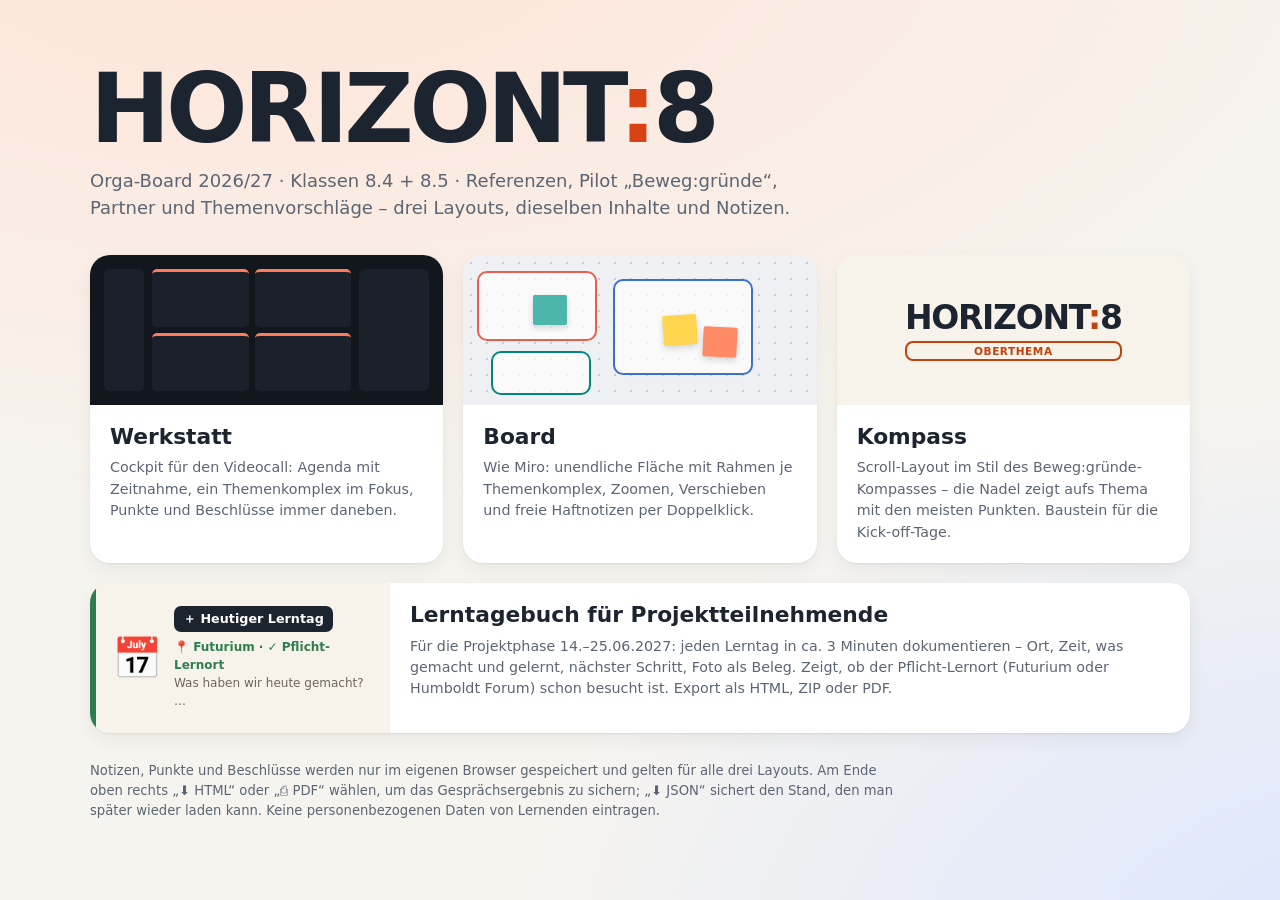
<file: index.html>
<!doctype html>
<html lang="de">
<head>
<meta charset="utf-8">
<meta name="viewport" content="width=device-width, initial-scale=1">
<title>Horizont:8 · Orga-Board 2026/27</title>
<link rel="icon" href="data:image/svg+xml,<svg xmlns='http://www.w3.org/2000/svg' viewBox='0 0 100 100'><text y='.9em' font-size='90'>🧭</text></svg>">
<link rel="stylesheet" href="assets/base.css">
<style>
  body { min-height: 100vh; display: grid; place-items: center; padding: 40px 22px; background: radial-gradient(1200px 600px at 20% -10%, #ffe3d6, transparent), radial-gradient(900px 600px at 110% 110%, #d9e4ff, transparent), #f6f4ef; }
  .wrap { max-width: 1100px; width: 100%; }
  h1 { font-size: clamp(3rem, 9vw, 6rem); margin: 0; letter-spacing: -.045em; line-height: .9; font-weight: 900; }
  h1 span { color: var(--accent); }
  .lead { font-size: 1.2em; max-width: 720px; color: var(--muted); margin: 14px 0 34px; }
  .cards { display: grid; grid-template-columns: repeat(auto-fit, minmax(280px, 1fr)); gap: 20px; }
  a.card { text-decoration: none; color: var(--fg); background: #fff; border-radius: 20px; box-shadow: var(--shadow); overflow: hidden; display: flex; flex-direction: column; transition: transform .15s, box-shadow .15s; }
  a.card:hover { transform: translateY(-4px); box-shadow: 0 14px 40px rgba(0,0,0,.12); }
  .pv { height: 150px; position: relative; overflow: hidden; }
  .card .tx { padding: 16px 20px 20px; } .card h2 { margin: 0 0 4px; font-size: 1.45em; } .card p { margin: 0; color: var(--muted); font-size: .95em; }
  .pv-board { background: #eef0f3 radial-gradient(#c5cbd3 1.1px, transparent 1.2px) 0 0/16px 16px; }
  .pv-board i { position: absolute; border: 2px solid; border-radius: 10px; background: rgba(255,255,255,.7); }
  .pv-board b { position: absolute; width: 34px; height: 30px; border-radius: 2px; box-shadow: 0 3px 6px rgba(0,0,0,.15); }
  .pv-kompass { background: #f7f3ea; display: grid; place-items: center; font: 900 2.2em var(--font); letter-spacing: -.04em; }
  .pv-kompass span { color: #c2410c; } .pv-kompass small { display: block; font: 700 .32em var(--font); border: 2px solid #c2410c; color: #c2410c; border-radius: 8px; padding: 2px 8px; text-align: center; margin-top: 4px; letter-spacing: .05em; }
  .pv-werkstatt { background: #12161d; display: grid; grid-template-columns: 40px 1fr 70px; gap: 8px; padding: 14px; }
  .pv-werkstatt div { background: #1b212b; border-radius: 6px; } .pv-werkstatt .g { display: grid; grid-template-columns: 1fr 1fr; gap: 6px; background: none; }
  .pv-werkstatt .g span { background: #1b212b; border-top: 3px solid #ff7a59; border-radius: 5px; }
  a.card.wide { margin-top: 20px; flex-direction: row; } a.card.wide .pv { flex: 0 0 300px; height: auto; min-height: 150px; }
  .pv-tagebuch { background: #f7f3ea; display: flex; gap: 12px; align-items: center; padding: 16px; border-left: 6px solid #2e7d4f; }
  .pv-tagebuch > span { font-size: 40px; } .pv-tagebuch b { display: block; background: #1c2430; color: #fff; border-radius: 7px; padding: 3px 9px; font-size: .85em; margin-bottom: 6px; width: max-content; }
  .pv-tagebuch i { display: block; font-style: normal; font-size: .8em; color: #2e7d4f; font-weight: 700; } .pv-tagebuch i + i { color: #6f6556; font-weight: 400; }
  @media (max-width: 700px) { a.card.wide { flex-direction: column; } a.card.wide .pv { flex-basis: auto; } }
  .note { margin-top: 28px; font-size: .88em; color: var(--muted); max-width: 820px; }
</style>
</head>
<body>
<div class="wrap">
  <h1>HORIZONT<span>:</span>8</h1>
  <p class="lead">Orga-Board 2026/27 · Klassen 8.4 + 8.5 · Referenzen, Pilot „Beweg:gründe“, Partner und Themenvorschläge – drei Layouts, dieselben Inhalte und Notizen.</p>
  <div class="cards">
    <a class="card" href="werkstatt.html"><div class="pv pv-werkstatt"><div></div><div class="g"><span></span><span></span><span></span><span></span></div><div></div></div>
      <div class="tx"><h2>Werkstatt</h2><p>Cockpit für den Videocall: Agenda mit Zeitnahme, ein Themenkomplex im Fokus, Punkte und Beschlüsse immer daneben.</p></div></a>
    <a class="card" href="board.html"><div class="pv pv-board">
        <i style="left:14px;top:16px;width:120px;height:70px;border-color:#e8604c"></i><i style="left:150px;top:24px;width:140px;height:96px;border-color:#3b6fd8"></i><i style="left:28px;top:96px;width:100px;height:44px;border-color:#00897b"></i>
        <b style="left:200px;top:60px;background:#ffd54f;transform:rotate(-4deg)"></b><b style="left:240px;top:72px;background:#ff8a65;transform:rotate(3deg)"></b><b style="left:70px;top:40px;background:#4db6ac"></b></div>
      <div class="tx"><h2>Board</h2><p>Wie Miro: unendliche Fläche mit Rahmen je Themenkomplex, Zoomen, Verschieben und freie Haftnotizen per Doppelklick.</p></div></a>
    <a class="card" href="kompass.html"><div class="pv pv-kompass"><div>HORIZONT<span>:</span>8<small>OBERTHEMA</small></div></div>
      <div class="tx"><h2>Kompass</h2><p>Scroll-Layout im Stil des Beweg:gründe-Kompasses – die Nadel zeigt aufs Thema mit den meisten Punkten. Baustein für die Kick-off-Tage.</p></div></a>
  </div>
  <a class="card wide" href="lerntagebuch.html"><div class="pv pv-tagebuch"><span>📅</span><div><b>＋ Heutiger Lerntag</b><i>📍 Futurium · ✓ Pflicht-Lernort</i><i>Was haben wir heute gemacht? …</i></div></div>
    <div class="tx"><h2>Lerntagebuch für Projektteilnehmende</h2><p>Für die Projektphase 14.–25.06.2027: jeden Lerntag in ca. 3 Minuten dokumentieren – Ort, Zeit, was gemacht und gelernt, nächster Schritt, Foto als Beleg. Zeigt, ob der Pflicht-Lernort (Futurium oder Humboldt Forum) schon besucht ist. Export als HTML, ZIP oder PDF.</p></div></a>
  <p class="note">Notizen, Punkte und Beschlüsse werden nur im eigenen Browser gespeichert und gelten für alle drei Layouts. Am Ende oben rechts „⬇ HTML“ oder „⎙ PDF“ wählen, um das Gesprächsergebnis zu sichern; „⬇ JSON“ sichert den Stand, den man später wieder laden kann. Keine personenbezogenen Daten von Lernenden eintragen.</p>
</div>
</body>
</html>
</file>
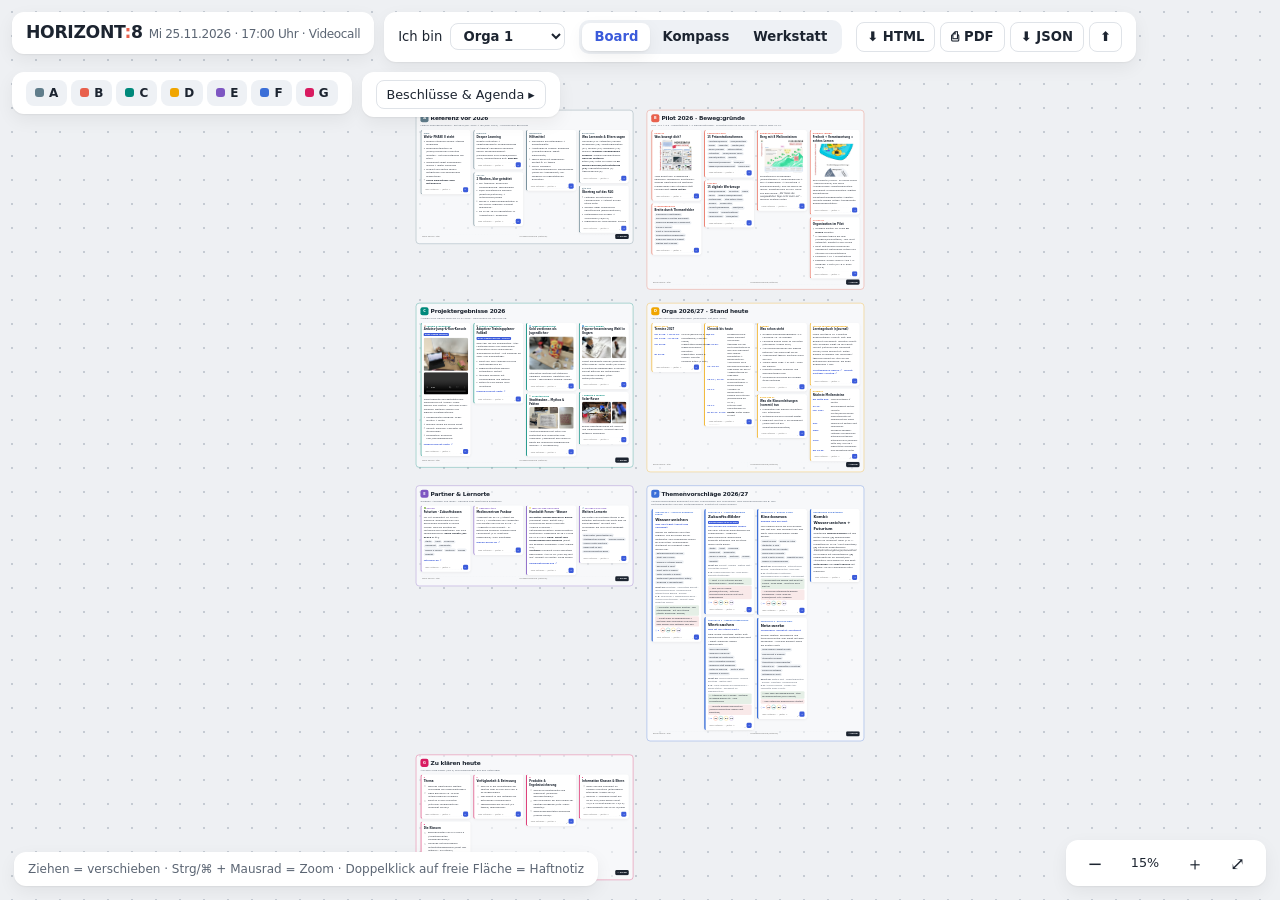
<file: board.html>
<!doctype html>
<html lang="de">
<head>
<meta charset="utf-8">
<meta name="viewport" content="width=device-width, initial-scale=1">
<title>Horizont:8 · Board</title>
<link rel="icon" href="data:image/svg+xml,<svg xmlns='http://www.w3.org/2000/svg' viewBox='0 0 100 100'><text y='.9em' font-size='90'>🧭</text></svg>">
<link rel="stylesheet" href="assets/base.css">
<style>
  :root { --bg: #eef0f3; --card: #fff; --line: #dfe3e8; --chip: #eef1f5; --accent: #3b5bdb; }
  html, body { height: 100%; overflow: hidden; }
  #top { position: fixed; top: 12px; left: 12px; right: 12px; z-index: 50; display: flex; gap: 10px; align-items: flex-start; pointer-events: none; flex-wrap: wrap; }
  #top > * { pointer-events: auto; }
  .pill { background: var(--card); border-radius: 12px; box-shadow: var(--shadow); padding: 8px 14px; display: flex; align-items: center; gap: 12px; }
  .brand { font-weight: 900; font-size: 1.15em; letter-spacing: -.02em; } .brand span { color: #e8604c; }
  .brand small { font-weight: 500; color: var(--muted); font-size: .7em; margin-left: 6px; }
  #jump { display: flex; gap: 4px; flex-wrap: wrap; }
  #jump button { border: 0; border-radius: 8px; padding: 4px 9px; cursor: pointer; background: var(--chip); font-weight: 700; font-size: .8em; }
  #jump button i { display: inline-block; width: 9px; height: 9px; border-radius: 3px; background: var(--cc); margin-right: 5px; }
  #zoom { position: fixed; right: 14px; bottom: 14px; z-index: 50; }
  #zoom button { border: 0; background: none; font-size: 1.2em; cursor: pointer; width: 30px; height: 30px; border-radius: 8px; }
  #zoom button:hover { background: var(--chip); } #zoom span { min-width: 46px; text-align: center; font-variant-numeric: tabular-nums; font-size: .85em; }
  #hint { position: fixed; left: 14px; bottom: 14px; z-index: 50; font-size: .8em; color: var(--muted); }
  #side { position: fixed; right: 14px; top: 76px; width: 340px; max-height: calc(100vh - 150px); overflow: auto; z-index: 40; display: none; }
  #side.open { display: block; } #side h2 { font-size: .8em; text-transform: uppercase; letter-spacing: .08em; color: var(--muted); margin: 4px 0 10px; }
  #vp { position: fixed; inset: 0; cursor: grab; background-image: radial-gradient(#c5cbd3 1.1px, transparent 1.2px); background-size: 24px 24px; }
  #vp.drag { cursor: grabbing; }
  #world { position: absolute; left: 0; top: 0; transform-origin: 0 0; width: 4200px; display: flex; flex-wrap: wrap; gap: 90px; padding: 160px 120px 300px; align-items: flex-start; }
  .frame { background: rgba(255,255,255,.55); border: 2px solid var(--cc); border-radius: 22px; padding: 26px 28px 30px; position: relative; }
  .frame > h2 { margin: 0; font-size: 2.6em; letter-spacing: -.03em; line-height: 1.05; display: flex; gap: 14px; align-items: center; }
  .frame > h2 .k { background: var(--cc); color: #fff; width: 54px; height: 54px; border-radius: 14px; display: grid; place-items: center; font-size: .6em; flex: none; }
  .frame > .sub { color: var(--muted); margin: 8px 0 20px; max-width: 900px; font-size: 1.05em; }
  .tiles { columns: var(--cols) 330px; column-gap: 18px; }
  .tile { break-inside: avoid; margin-bottom: 18px; background: var(--card); border-radius: var(--radius); box-shadow: var(--shadow); padding: 14px 16px; border-left: 6px solid var(--cc); cursor: default; }
  .tile .kick { font-size: .72em; font-weight: 800; letter-spacing: .08em; text-transform: uppercase; color: var(--cc); }
  .tile h3 { margin: 2px 0 6px; font-size: 1.15em; }
  .frame.vote .tile h3 { font-size: 1.7em; letter-spacing: -.02em; }
  .frame.vote .tile { border-left-width: 10px; }
  .fs { position: absolute; width: 210px; min-height: 150px; background: var(--nc); box-shadow: 0 8px 18px rgba(0,0,0,.18); border-radius: 3px; padding: 0 12px 12px; z-index: 5; font-size: 1.05em; }
  .fs header { display: flex; justify-content: space-between; font-size: .7em; padding: 6px 0; cursor: move; opacity: .75; user-select: none; }
  .fs header button { border: 0; background: none; cursor: pointer; font-size: 1.4em; line-height: .8; }
  .fs .txt { outline: none; min-height: 100px; white-space: pre-wrap; word-break: break-word; }
  @media print { #top, #zoom, #hint, #side { display: none; } }
</style>
</head>
<body>
<div id="vp"><div id="world"></div></div>
<div id="top">
  <div class="pill"><span class="brand">HORIZONT<span>:</span>8<small id="meta"></small></span></div>
  <div class="pill" id="tb"></div>
  <div class="pill" id="jump"></div>
  <div class="pill"><button class="h8-mini" id="toggleSide">Beschlüsse & Agenda ▸</button></div>
</div>
<div id="side" class="pill" style="display:none;flex-direction:column;align-items:stretch"></div>
<div id="zoom" class="pill"><button id="zo" title="Verkleinern">−</button><span id="zv">100%</span><button id="zi" title="Vergrößern">＋</button><button id="zf" title="Alles zeigen">⤢</button></div>
<div id="hint" class="pill">Ziehen = verschieben · Strg/⌘ + Mausrad = Zoom · Doppelklick auf freie Fläche = Haftnotiz</div>
<script src="assets/data.js"></script>
<script src="assets/app.js"></script>
<script>
(function () {
  const H = H8, D = H.data;
  const vp = document.getElementById("vp"), world = document.getElementById("world");
  const VIEW = "h8-board-view";
  let view = JSON.parse(sessionStorage.getItem(VIEW) || "null") || { x: 0, y: 0, z: .55 };
  document.getElementById("meta").textContent = D.meta.termin;
  const css = (c) => `var(--c-${c.farbe})`;

  function apply() { world.style.transform = `translate(${view.x}px,${view.y}px) scale(${view.z})`; document.getElementById("zv").textContent = Math.round(view.z * 100) + "%"; sessionStorage.setItem(VIEW, JSON.stringify(view)); }
  function zoomAt(f, cx, cy) {
    const nz = Math.min(2.2, Math.max(.15, view.z * f));
    view.x = cx - (cx - view.x) * (nz / view.z); view.y = cy - (cy - view.y) * (nz / view.z); view.z = nz; apply();
  }
  function unionRect() {
    const rs = [...world.querySelectorAll(".frame")].map((f) => f.getBoundingClientRect());
    const l = Math.min(...rs.map((r) => r.left)), t = Math.min(...rs.map((r) => r.top));
    const r = Math.max(...rs.map((x) => x.right)), b = Math.max(...rs.map((x) => x.bottom));
    return { left: l, top: t, width: r - l, height: b - t };
  }
  function fit(elm) {
    const r = elm === world ? unionRect() : elm.getBoundingClientRect(), w = innerWidth, h = innerHeight - 90;
    const wx = (r.left - view.x) / view.z, wy = (r.top - view.y) / view.z, ww = r.width / view.z, wh = r.height / view.z;
    const z = Math.min(1.1, Math.min((w - 60) / ww, (h - 40) / wh));
    view.z = z; view.x = (w - ww * z) / 2 - wx * z; view.y = 90 + Math.max(10, (h - wh * z) / 2) - wy * z; apply();
  }

  function drawWorld() {
    world.innerHTML = "";
    H.clusters().forEach((c) => {
      const cols = Math.min(4, Math.max(2, c.tiles.length > 4 ? 4 : c.tiles.length));
      const f = H.el(`<section class="frame ${c.voting ? "vote" : ""}" id="f-${c.id}" style="--cc:${css(c)};--cols:${cols};width:${cols * 348 + 56}px"><h2><span class="k">${c.kurz}</span>${H.esc(c.titel)}</h2><p class="sub">${c.sub || ""}</p><div class="tiles"></div></section>`);
      const box = f.querySelector(".tiles");
      c.tiles.forEach((t) => {
        const tile = H.el(`<article class="tile"><div class="kick">${H.esc(t.kicker || "")}</div><h3>${H.esc(t.titel)}</h3>${H.tileBody(t)}</article>`);
        if (c.voting && !/kombi/.test(t.id)) tile.appendChild(H.voteEl(t.id));
        tile.appendChild(H.notesEl(t.id)); box.appendChild(tile);
      });
      f.appendChild(H.addTileEl(c.id));
      world.appendChild(f);
    });
    (H.st.free || []).forEach(drawFree);
  }
  function drawFree(n) {
    const s = H.el(`<div class="fs" style="left:${n.x}px;top:${n.y}px;--nc:${H.colorOf(n.author)}"><header><span>${H.esc(n.author)}</span><button title="Haftnotiz löschen">×</button></header><div class="txt" contenteditable="true">${H.esc(n.text)}</div></div>`);
    s.querySelector("button").addEventListener("click", () => { H.st.free = H.st.free.filter((x) => x.id !== n.id); H.save(); s.remove(); });
    s.querySelector(".txt").addEventListener("input", (e) => { n.text = e.target.innerText; H.save(); });
    const hd = s.querySelector("header");
    hd.addEventListener("pointerdown", (e) => {
      if (e.target.tagName === "BUTTON") return;
      e.stopPropagation(); hd.setPointerCapture(e.pointerId);
      const sx = e.clientX, sy = e.clientY, ox = n.x, oy = n.y;
      const mv = (ev) => { n.x = ox + (ev.clientX - sx) / view.z; n.y = oy + (ev.clientY - sy) / view.z; s.style.left = n.x + "px"; s.style.top = n.y + "px"; };
      const up = () => { hd.removeEventListener("pointermove", mv); hd.removeEventListener("pointerup", up); H.save(); };
      hd.addEventListener("pointermove", mv); hd.addEventListener("pointerup", up);
    });
    world.appendChild(s); return s;
  }
  const blocked = (t) => t.closest(".tile, .fs, input, textarea, button, a, select, video, form, [contenteditable]");
  vp.addEventListener("pointerdown", (e) => {
    if (blocked(e.target)) return;
    vp.classList.add("drag"); vp.setPointerCapture(e.pointerId);
    const sx = e.clientX - view.x, sy = e.clientY - view.y;
    const mv = (ev) => { view.x = ev.clientX - sx; view.y = ev.clientY - sy; apply(); };
    const up = () => { vp.classList.remove("drag"); vp.removeEventListener("pointermove", mv); vp.removeEventListener("pointerup", up); };
    vp.addEventListener("pointermove", mv); vp.addEventListener("pointerup", up);
  });
  vp.addEventListener("wheel", (e) => {
    if (e.ctrlKey || e.metaKey) { e.preventDefault(); zoomAt(Math.exp(-e.deltaY * .0025), e.clientX, e.clientY); return; }
    if (e.target.closest("textarea, .h8-note-text, .txt")) return;
    e.preventDefault(); view.x -= e.deltaX; view.y -= e.deltaY; apply();
  }, { passive: false });
  vp.addEventListener("dblclick", (e) => {
    if (blocked(e.target)) return;
    const r = world.getBoundingClientRect();
    const n = { id: H.uid(), x: (e.clientX - r.left) / view.z - 105, y: (e.clientY - r.top) / view.z - 20, text: "", author: H.st.me };
    (H.st.free = H.st.free || []).push(n); H.save(); drawFree(n).querySelector(".txt").focus();
  });
  document.getElementById("zi").onclick = () => zoomAt(1.2, innerWidth / 2, innerHeight / 2);
  document.getElementById("zo").onclick = () => zoomAt(1 / 1.2, innerWidth / 2, innerHeight / 2);
  document.getElementById("zf").onclick = () => fit(world);

  function drawChrome() {
    document.getElementById("tb").replaceChildren(H.toolbarEl("board.html"));
    const j = document.getElementById("jump"); j.innerHTML = "";
    H.clusters().forEach((c) => { const b = H.el(`<button style="--cc:${css(c)}" title="${H.esc(c.titel)}"><i></i>${c.kurz}</button>`); b.onclick = () => fit(document.getElementById("f-" + c.id)); j.appendChild(b); });
    const side = document.getElementById("side");
    side.innerHTML = `<h2>Agenda</h2>`; side.appendChild(H.agendaEl());
    side.appendChild(H.el(`<h2 style="margin-top:18px">Gesprächsergebnis</h2>`)); side.appendChild(H.decisionsEl());
  }
  document.getElementById("toggleSide").onclick = (e) => {
    const s = document.getElementById("side"), open = s.style.display === "none";
    s.style.display = open ? "flex" : "none"; e.target.textContent = open ? "Beschlüsse & Agenda ◂" : "Beschlüsse & Agenda ▸";
  };
  H.onAgenda = (g) => { const f = document.getElementById("f-" + g.cluster); if (f) fit(f); else if (document.getElementById("side").style.display === "none") document.getElementById("toggleSide").click(); };
  function all() { drawWorld(); drawChrome(); }
  H.onChange(all); all(); apply();
  if (!sessionStorage.getItem(VIEW + "-seen")) { sessionStorage.setItem(VIEW + "-seen", 1); requestAnimationFrame(() => fit(world)); }
})();
</script>
</body>
</html>
</file>
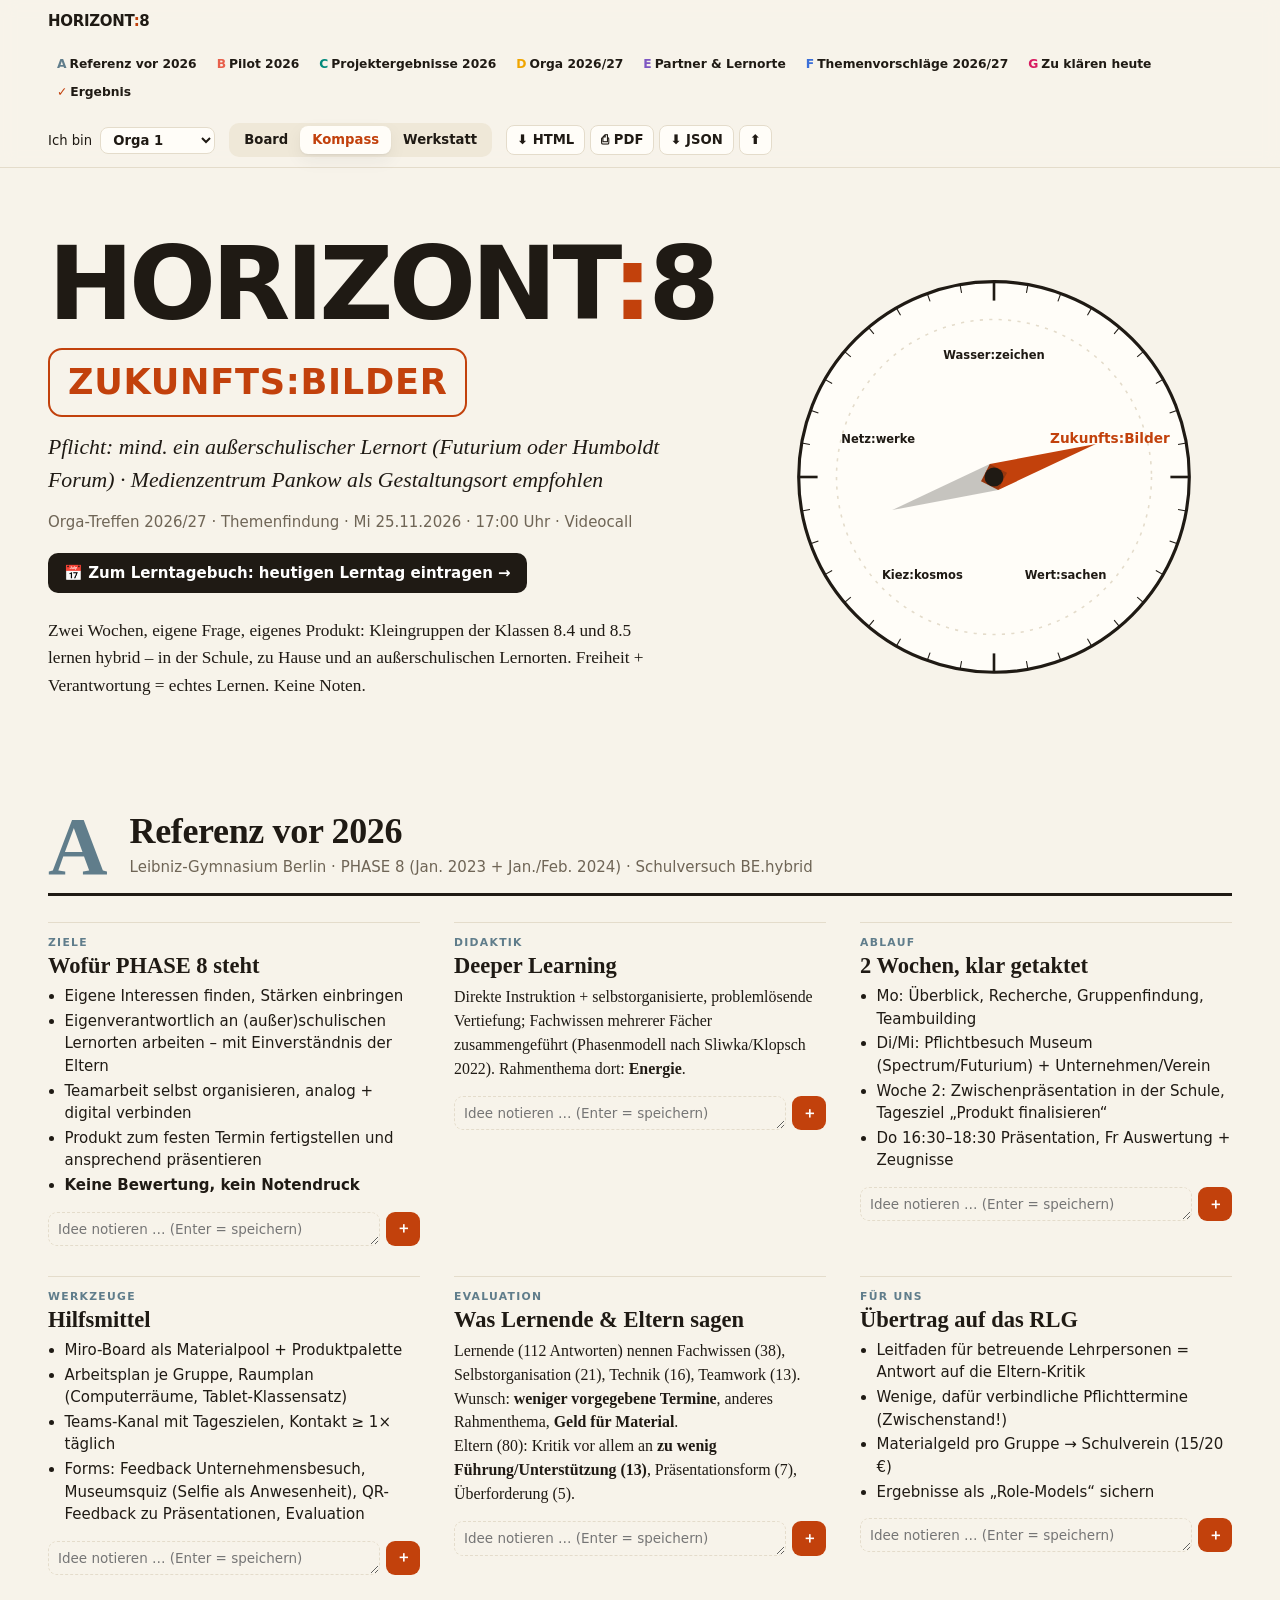
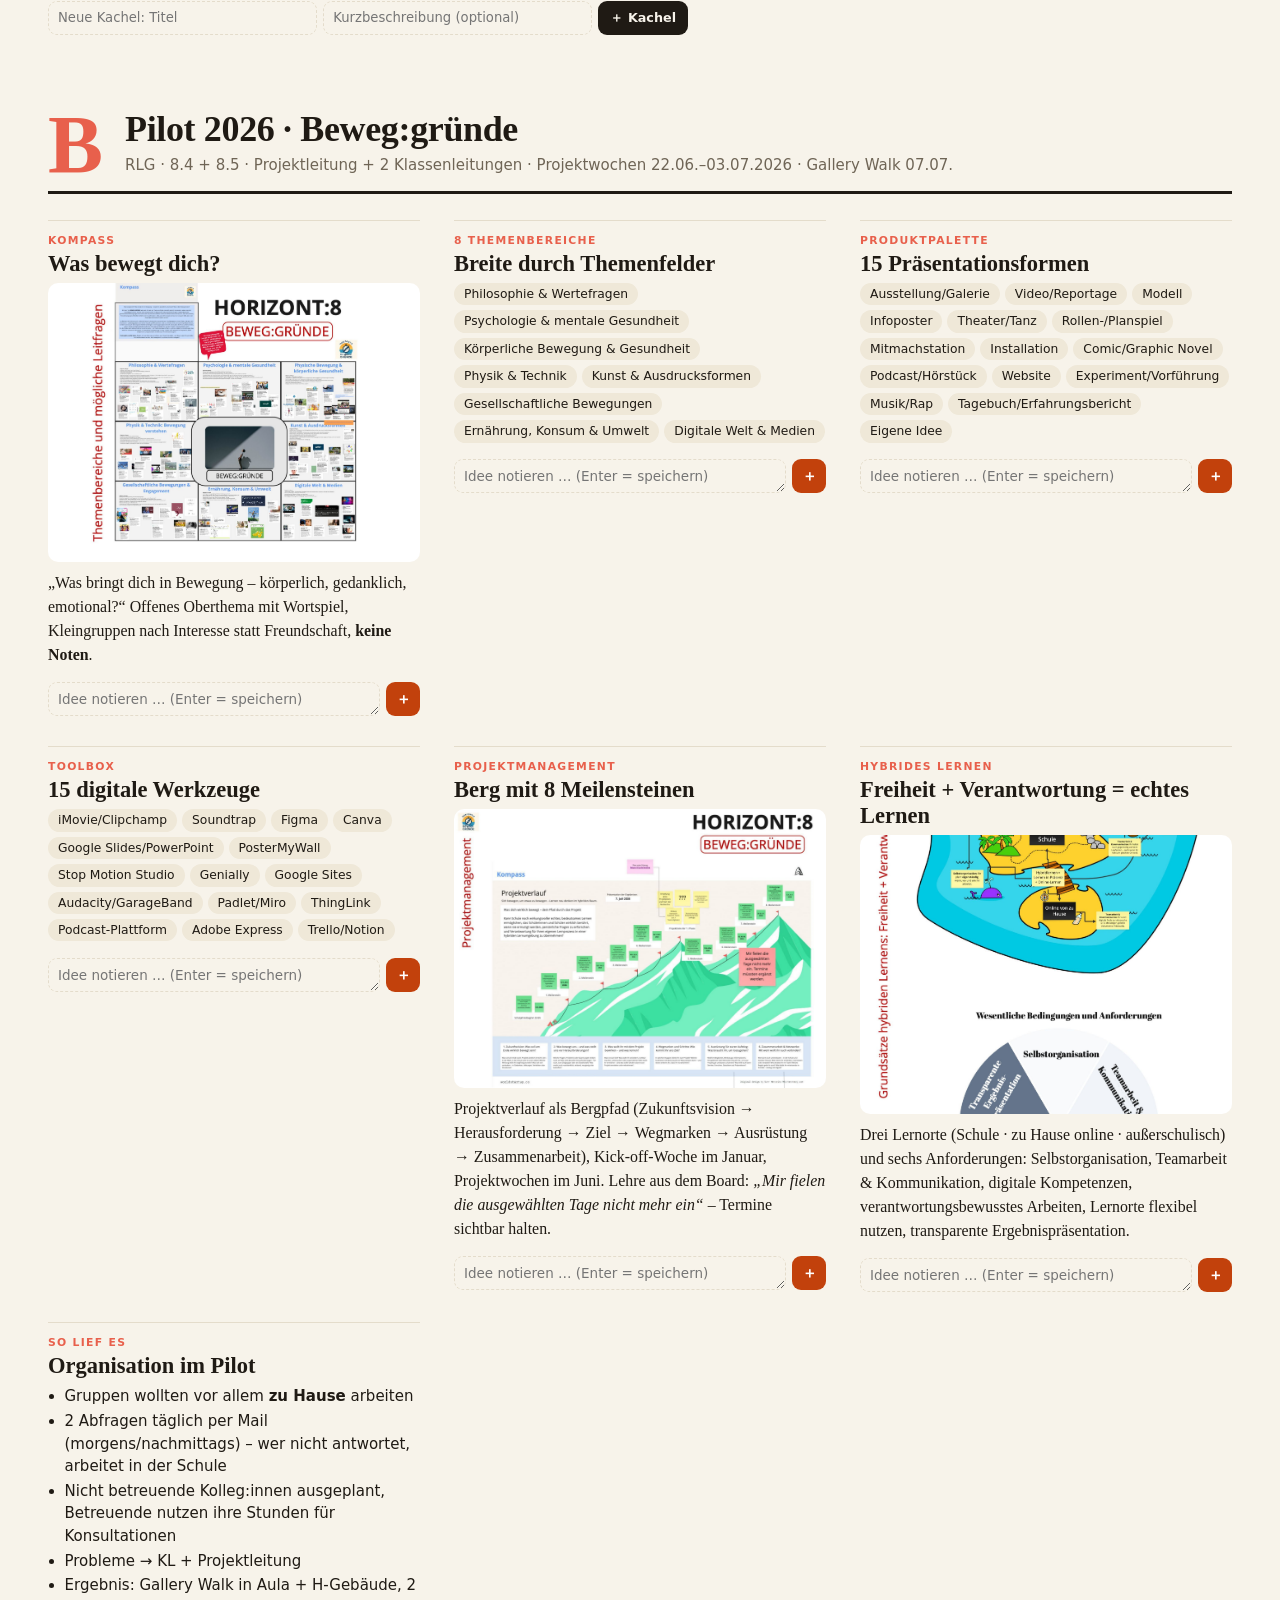
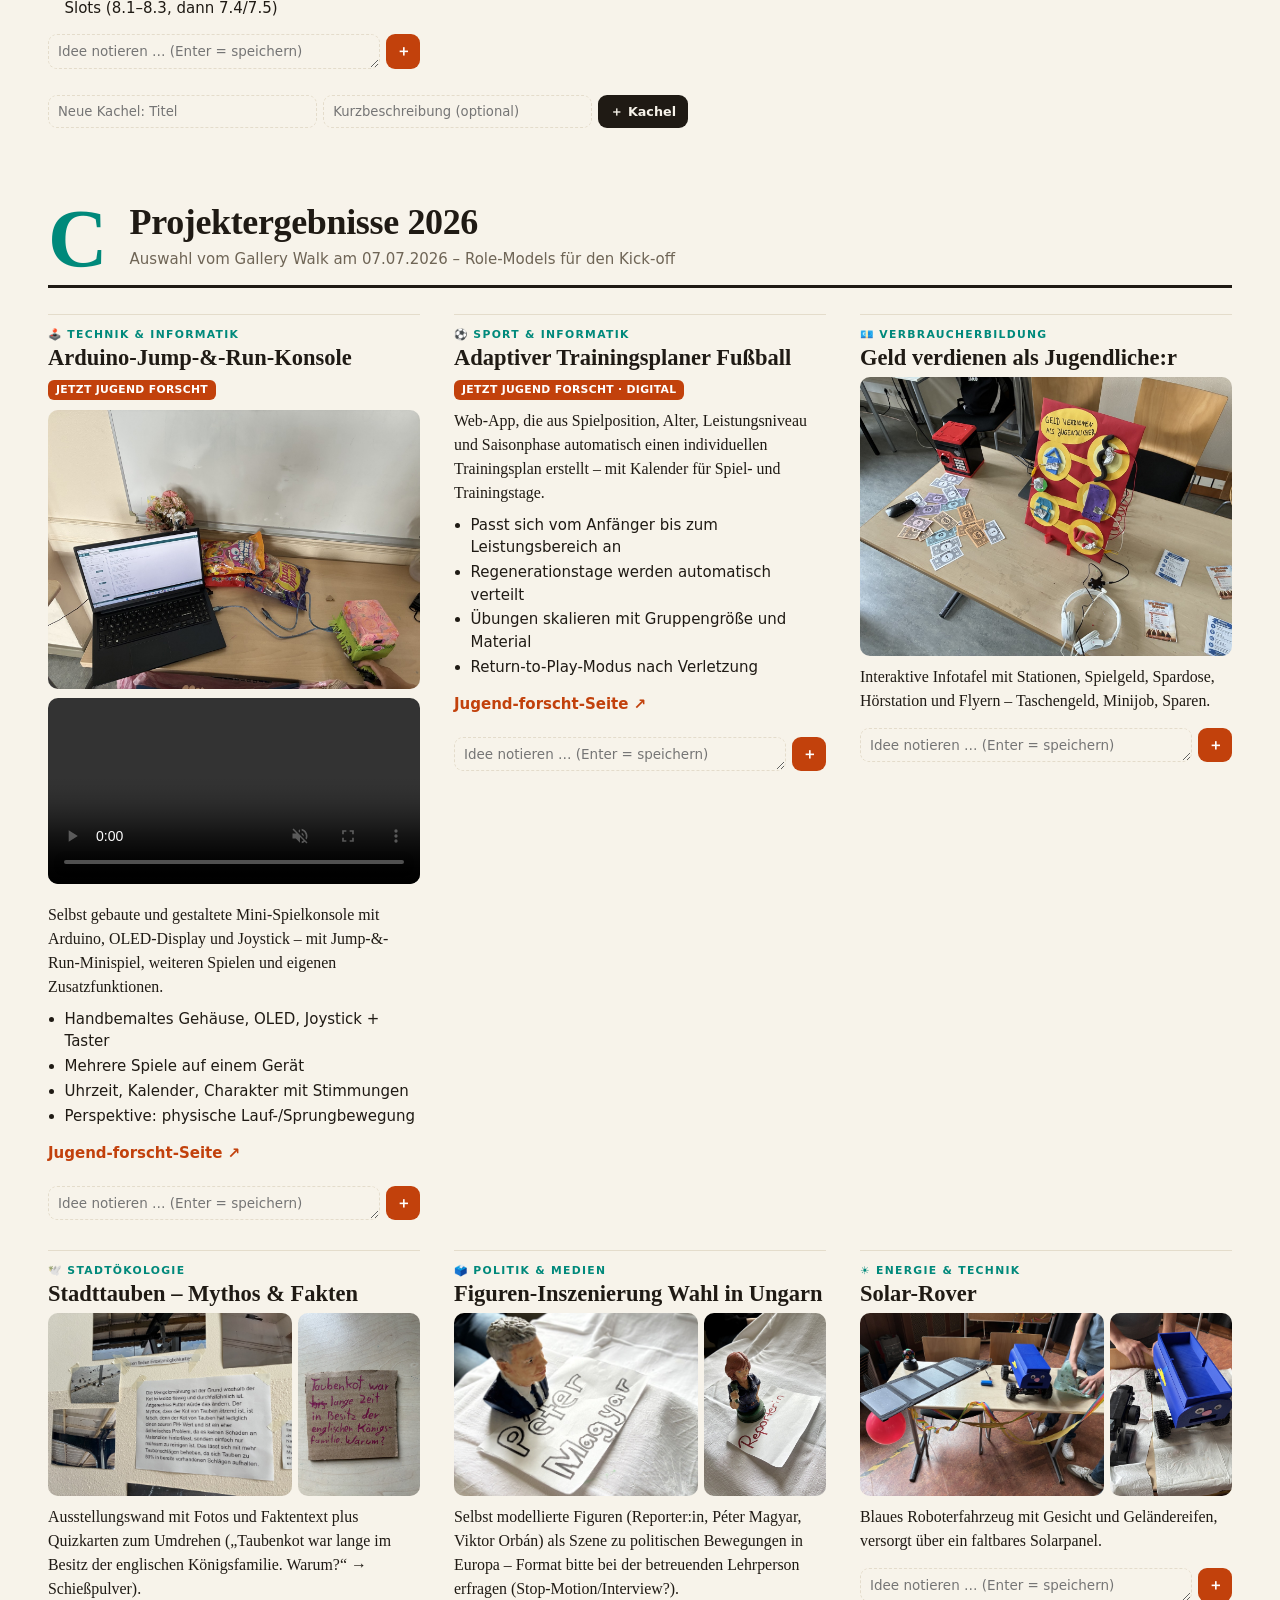
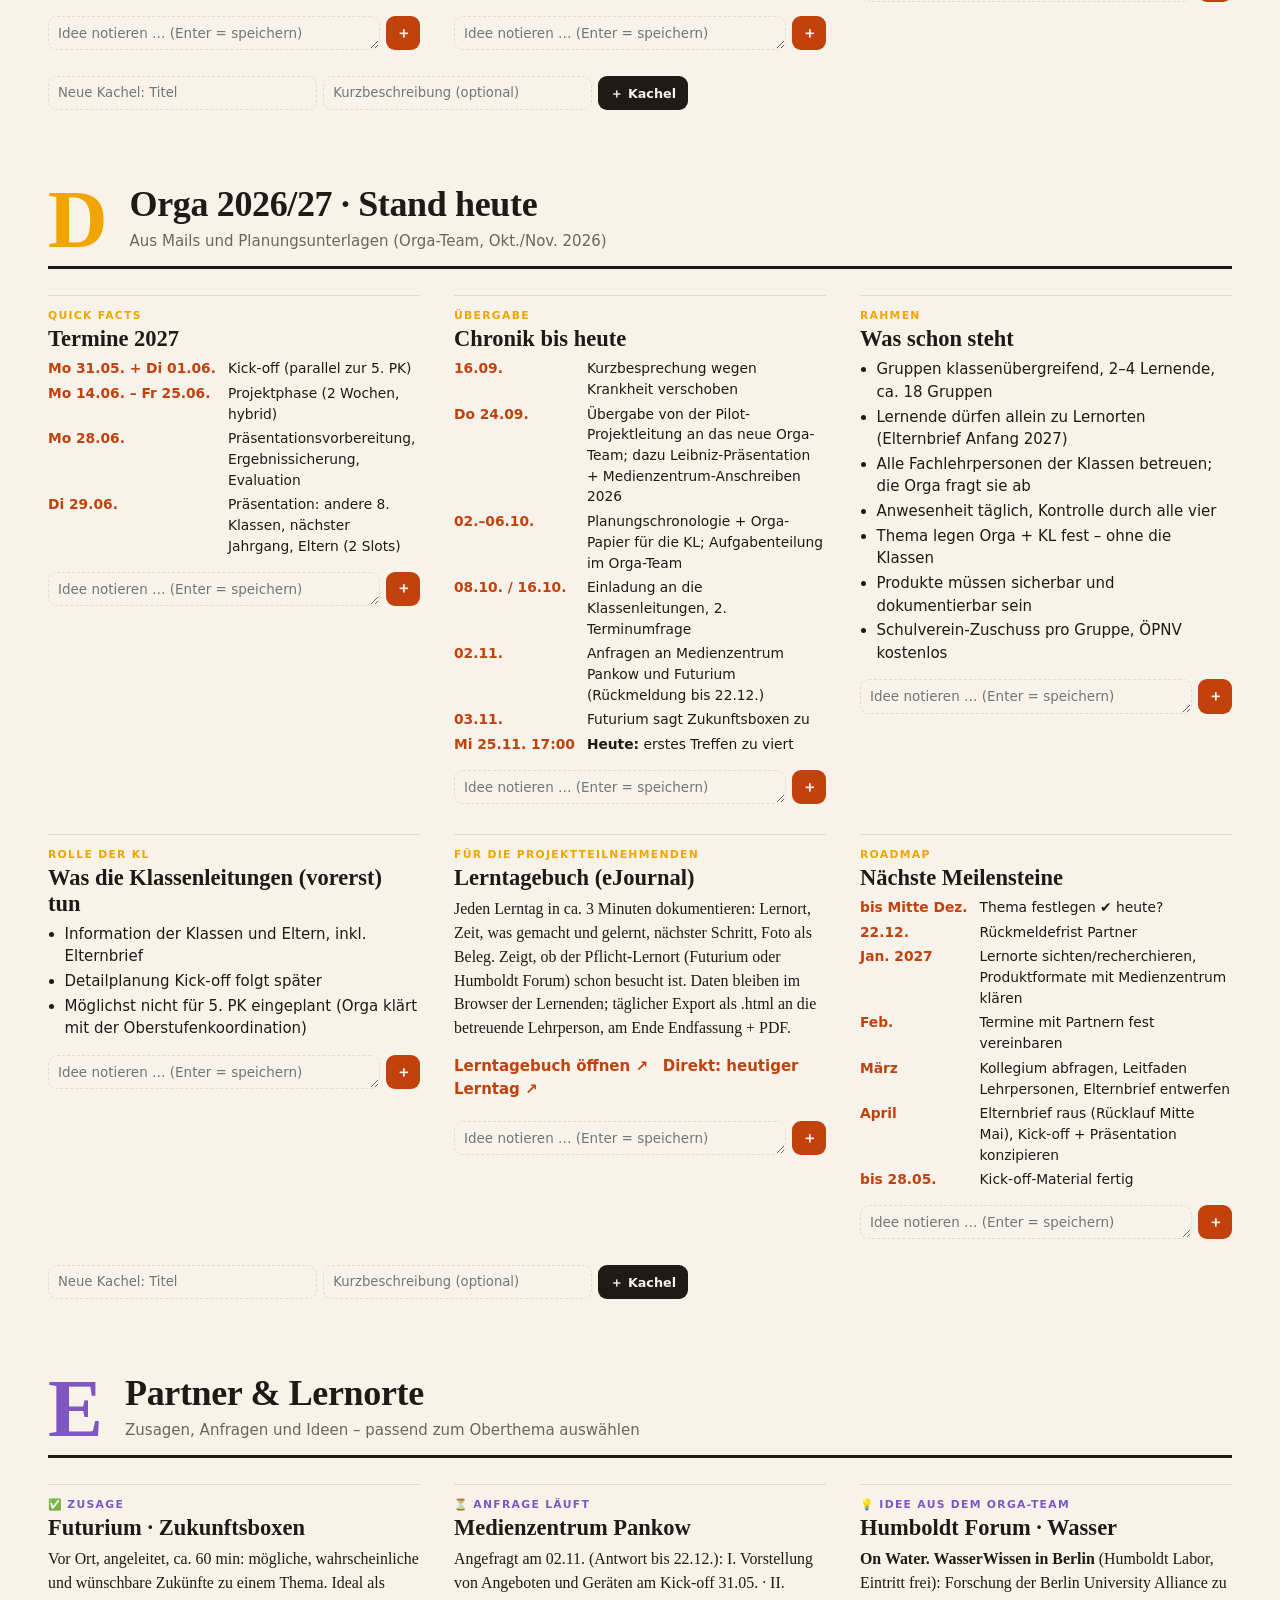
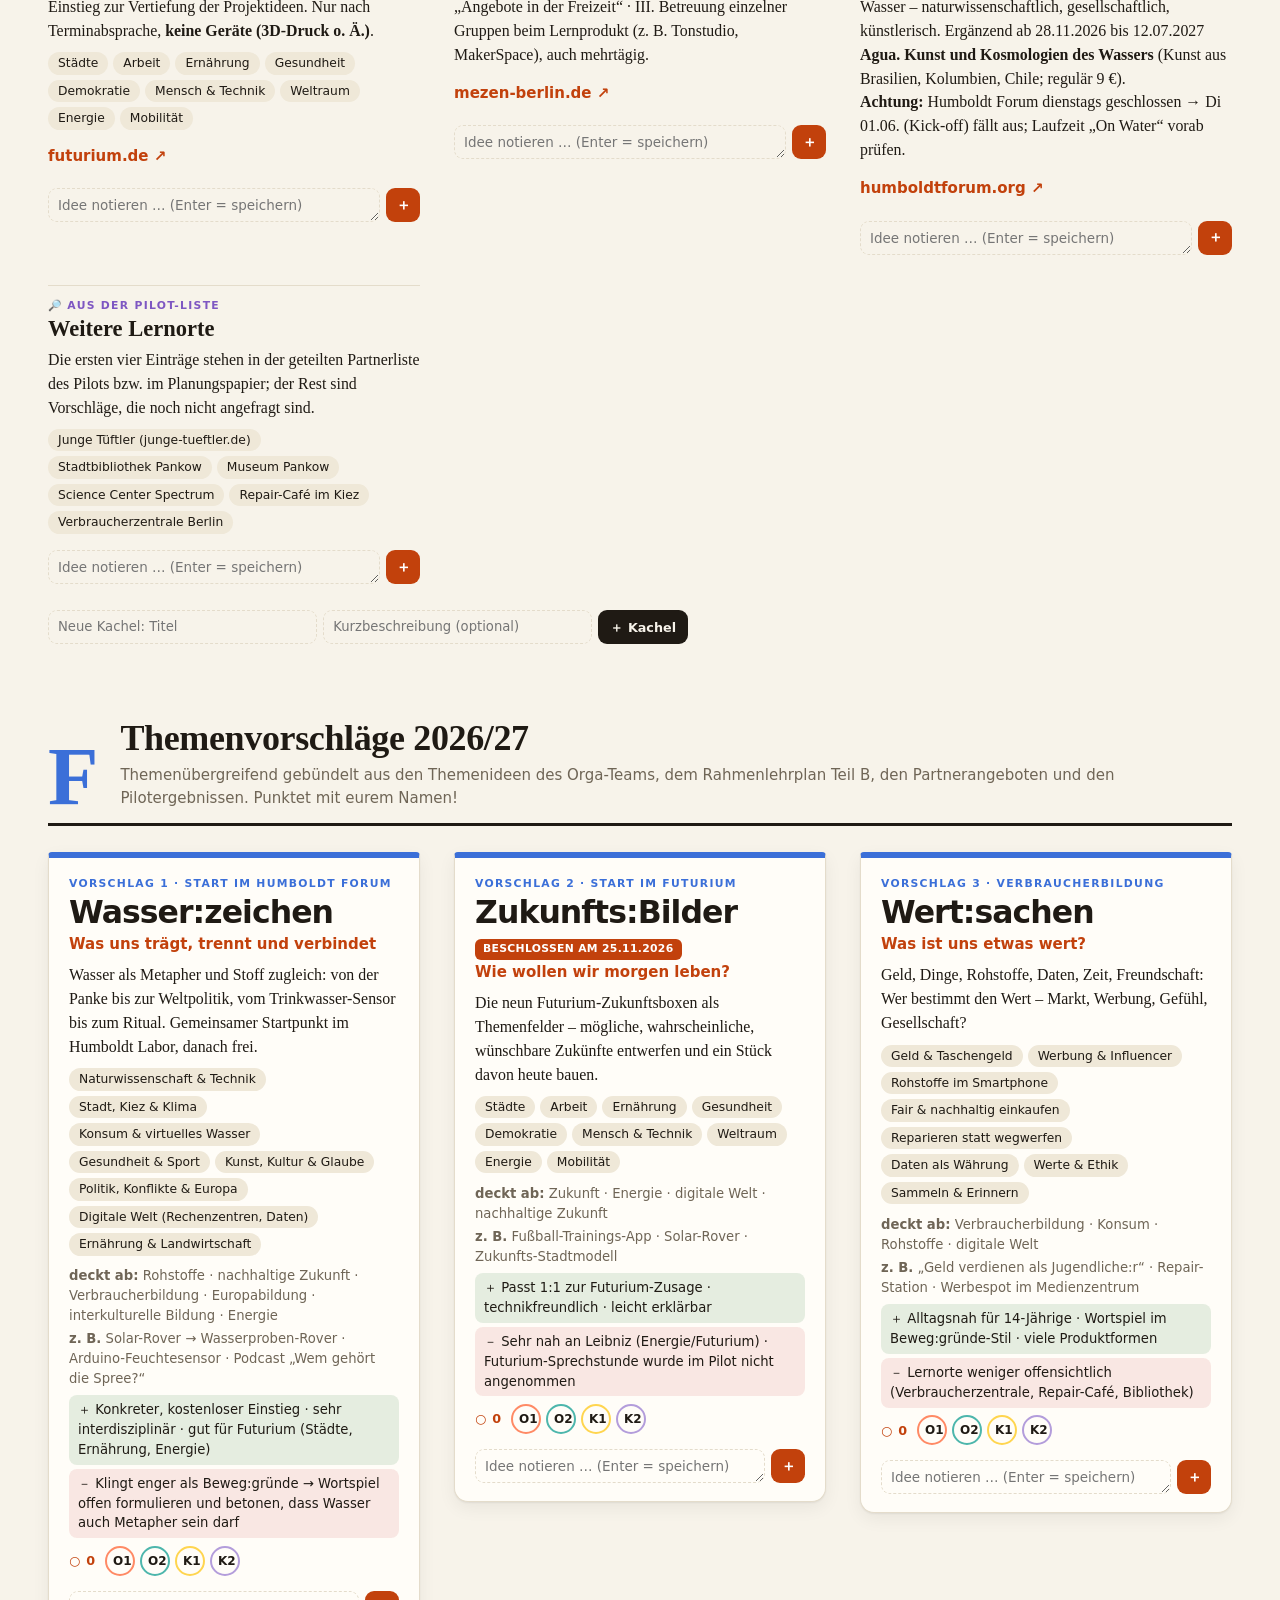
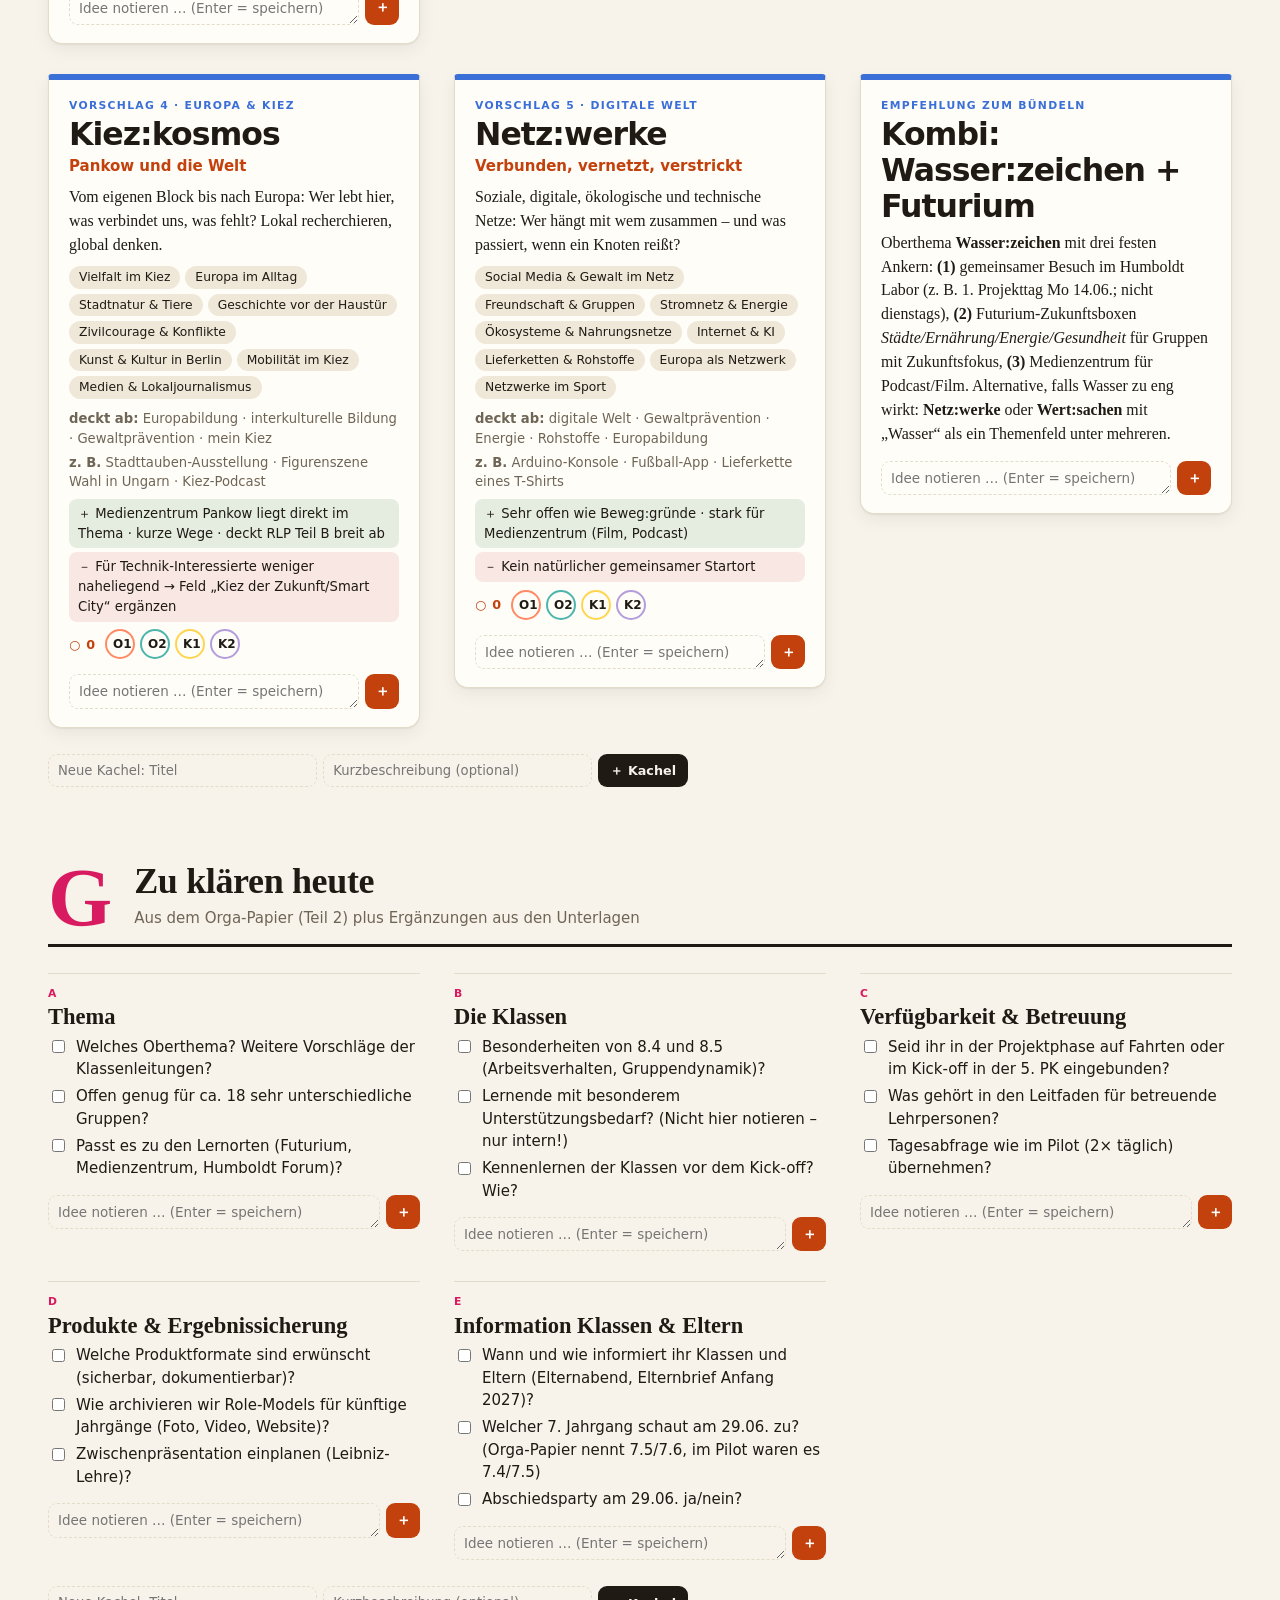
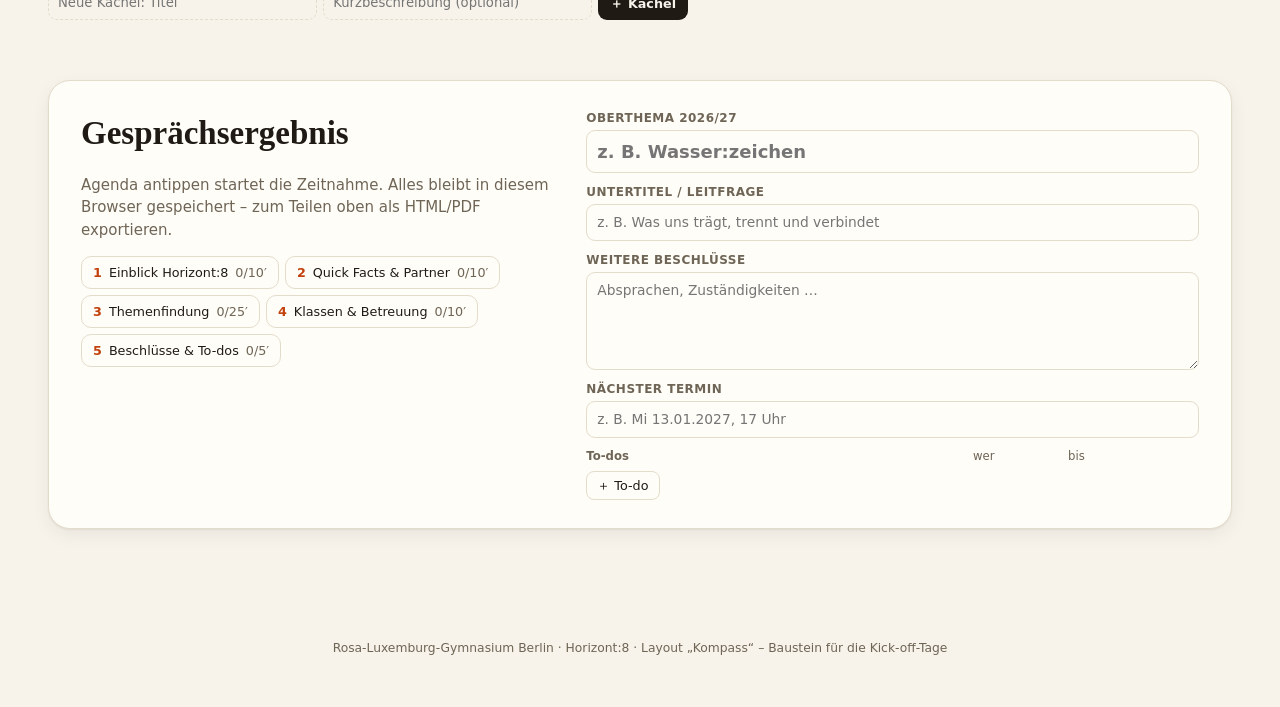
<file: kompass.html>
<!doctype html>
<html lang="de">
<head>
<meta charset="utf-8">
<meta name="viewport" content="width=device-width, initial-scale=1">
<title>Horizont:8 · Kompass</title>
<link rel="icon" href="data:image/svg+xml,<svg xmlns='http://www.w3.org/2000/svg' viewBox='0 0 100 100'><text y='.9em' font-size='90'>🧭</text></svg>">
<link rel="stylesheet" href="assets/base.css">
<style>
  :root { --bg: #f7f3ea; --card: #fffdf8; --line: #e4dccb; --chip: #efe8d8; --accent: #c2410c; --fg: #1f1a14; --muted: #6f6556;
          --serif: "Iowan Old Style", "Palatino Linotype", Palatino, Georgia, serif; }
  body { background: var(--bg); }
  .bar { position: sticky; top: 0; z-index: 30; background: color-mix(in srgb, var(--bg) 88%, transparent); backdrop-filter: blur(8px); border-bottom: 1px solid var(--line); }
  .bar-in { max-width: 1240px; margin: 0 auto; padding: 10px 28px; display: flex; gap: 18px; align-items: center; flex-wrap: wrap; }
  .bar .brand { font-weight: 900; letter-spacing: -.02em; } .bar .brand span { color: var(--accent); }
  .toc { display: flex; gap: 2px; flex-wrap: wrap; }
  .toc a { text-decoration: none; color: var(--fg); font-size: .82em; padding: 4px 9px; border-radius: 8px; font-weight: 600; }
  .toc a:hover { background: var(--chip); } .toc a b { color: var(--cc); margin-right: 3px; }
  .bar .h8-toolbar { margin-left: auto; }
  .hero { max-width: 1240px; margin: 0 auto; padding: 70px 28px 40px; display: grid; grid-template-columns: 1.3fr 1fr; gap: 40px; align-items: center; }
  .hero h1 { font-size: clamp(3rem, 8vw, 6.5rem); line-height: .9; margin: 0; letter-spacing: -.045em; font-weight: 900; }
  .hero h1 span { color: var(--accent); }
  .hero .ot { display: inline-block; margin-top: 18px; border: 2.5px solid var(--accent); color: var(--accent); border-radius: 14px; padding: 6px 18px; font-size: clamp(1.4rem, 3vw, 2.2rem); font-weight: 700; letter-spacing: .02em; text-transform: uppercase; }
  .hero .ot.open { border-style: dashed; color: var(--muted); border-color: var(--muted); text-transform: none; font-weight: 500; }
  .hero .claim { font-family: var(--serif); font-size: 1.45em; font-style: italic; margin: 14px 0 6px; }
  .hero .meta { color: var(--muted); }
  .hero .lead { font-family: var(--serif); font-size: 1.15em; line-height: 1.6; max-width: 620px; }
  .tb-btn { display: inline-block; background: var(--fg); color: #fff; text-decoration: none; font-weight: 700; border-radius: 10px; padding: 9px 16px; margin: 4px 0 6px; }
  .tb-btn:hover { background: var(--accent); }
  #compass { width: 100%; max-width: 420px; justify-self: center; }
  #compass text { font: 700 11px var(--font); fill: var(--fg); }
  #needle { transition: transform 1.2s cubic-bezier(.3,1.6,.5,1); transform-origin: 200px 200px; }
  section.cl { max-width: 1240px; margin: 0 auto; padding: 56px 28px 20px; scroll-margin-top: 60px; }
  section.cl > header { display: grid; grid-template-columns: auto 1fr; gap: 6px 22px; align-items: end; border-bottom: 3px solid var(--fg); padding-bottom: 14px; margin-bottom: 26px; }
  section.cl .k { grid-row: span 2; font-family: var(--serif); font-size: 5.5em; line-height: .8; color: var(--cc); font-weight: 700; }
  section.cl h2 { margin: 0; font-family: var(--serif); font-size: 2.4em; letter-spacing: -.01em; line-height: 1.05; }
  section.cl .sub { margin: 0; color: var(--muted); }
  .cols { display: grid; grid-template-columns: repeat(auto-fill, minmax(330px, 1fr)); gap: 30px 34px; align-items: start; }
  .tile { position: relative; padding-top: 12px; border-top: 1.5px solid var(--line); }
  .tile .kick { font-size: .72em; letter-spacing: .12em; text-transform: uppercase; font-weight: 800; color: var(--cc); }
  .tile h3 { font-family: var(--serif); font-size: 1.5em; margin: 2px 0 6px; line-height: 1.15; }
  .th .tile { background: var(--card); border: 1px solid var(--line); border-top: 6px solid var(--cc); border-radius: 4px 4px var(--radius) var(--radius); padding: 18px 20px; box-shadow: var(--shadow); }
  .th .tile h3 { font-family: var(--font); font-weight: 900; font-size: 2.1em; letter-spacing: -.03em; }
  .tile .h8-text { font-family: var(--serif); font-size: 1.06em; }
  .add { margin-top: 26px; max-width: 640px; }
  #ergebnis { max-width: 1240px; margin: 40px auto 80px; padding: 0 28px; }
  #ergebnis .box { background: var(--card); border: 1px solid var(--line); border-radius: 22px; padding: 28px 32px; box-shadow: var(--shadow); display: grid; grid-template-columns: 1fr 1.3fr; gap: 34px; }
  #ergebnis h2 { font-family: var(--serif); font-size: 2.2em; margin: 0 0 6px; }
  footer { text-align: center; color: var(--muted); font-size: .82em; padding: 30px 0 50px; }
  @media (max-width: 900px) { .hero, #ergebnis .box { grid-template-columns: 1fr; } }
</style>
</head>
<body>
<div class="bar"><div class="bar-in"><span class="brand">HORIZONT<span>:</span>8</span><nav class="toc" id="toc"></nav><div id="tb"></div></div></div>

<div class="hero">
  <div>
    <h1>HORIZONT<span>:</span>8</h1>
    <div id="ot"></div>
    <p class="claim" id="claim"></p>
    <p class="meta" id="meta"></p>
    <p><a class="tb-btn" href="lerntagebuch.html">📅 Zum Lerntagebuch: heutigen Lerntag eintragen →</a></p>
    <p class="lead">Zwei Wochen, eigene Frage, eigenes Produkt: Kleingruppen der Klassen 8.4 und 8.5 lernen hybrid – in der Schule, zu Hause und an außerschulischen Lernorten. Freiheit + Verantwortung = echtes Lernen. Keine Noten.</p>
  </div>
  <svg id="compass" viewBox="0 0 400 400" role="img" aria-label="Kompass: die Nadel zeigt auf das Thema mit den meisten Punkten">
    <circle cx="200" cy="200" r="186" fill="var(--card)" stroke="var(--fg)" stroke-width="3"/>
    <circle cx="200" cy="200" r="150" fill="none" stroke="var(--line)" stroke-width="1.5" stroke-dasharray="3 6"/>
    <g id="ticks"></g><g id="labels"></g>
    <g id="needle"><polygon points="200,98 213,200 200,213 187,200" fill="var(--accent)"/><polygon points="200,302 213,200 200,187 187,200" fill="var(--fg)" opacity=".25"/></g>
    <circle cx="200" cy="200" r="9" fill="var(--fg)"/>
  </svg>
</div>

<main id="main"></main>

<div id="ergebnis">
  <div class="box">
    <div><h2>Gesprächsergebnis</h2><p style="color:var(--muted)">Agenda antippen startet die Zeitnahme. Alles bleibt in diesem Browser gespeichert – zum Teilen oben als HTML/PDF exportieren.</p><div id="agenda"></div></div>
    <div id="dec"></div>
  </div>
</div>
<footer>Rosa-Luxemburg-Gymnasium Berlin · Horizont:8 · Layout „Kompass“ – Baustein für die Kick-off-Tage</footer>

<script src="assets/data.js"></script>
<script src="assets/app.js"></script>
<script>
(function () {
  const H = H8, D = H.data;
  const css = (c) => `var(--c-${c.farbe})`;
  document.getElementById("meta").textContent = D.meta.untertitel + " · " + D.meta.termin;

  function hero() {
    const d0 = H.st.decisions, B = D.meta.beschluss || {}, d = { oberthema: d0.oberthema || B.oberthema || "", claim: d0.claim || B.claim || "" }, ot = document.getElementById("ot");
    ot.innerHTML = d.oberthema ? `<span class="ot">${H.esc(d.oberthema)}</span>` : `<span class="ot open">Oberthema 2026/27 – wird gerade gefunden</span>`;
    document.getElementById("claim").textContent = d.claim || "";
    compass();
  }
  function compass() {
    const th = H.clusters().find((c) => c.voting); if (!th) return;
    const items = th.tiles.filter((t) => !/kombi/.test(t.id));
    const n = items.length, R = 168;
    document.getElementById("ticks").innerHTML = Array.from({ length: 36 }, (_, i) => { const a = i * 10 * Math.PI / 180; const r1 = i % 9 ? 178 : 168; return `<line x1="${200 + Math.sin(a) * r1}" y1="${200 - Math.cos(a) * r1}" x2="${200 + Math.sin(a) * 186}" y2="${200 - Math.cos(a) * 186}" stroke="var(--fg)" stroke-width="${i % 9 ? 1 : 2.5}"/>`; }).join("");
    const rk = H.ranking(), B = (D.meta.beschluss || {}).oberthema, fixed = B && items.find((t) => t.titel === (H.st.decisions.oberthema || B));
    const lead = fixed ? fixed.id : (rk[0] && rk[0].total > 0 && (!rk[1] || rk[1].total < rk[0].total) ? rk[0].tile.id : null);
    document.getElementById("labels").innerHTML = items.map((t, i) => {
      const a = (i / n) * 2 * Math.PI, x = 200 + Math.sin(a) * (R - 52), y = 200 - Math.cos(a) * (R - 52);
      const v = Object.values(H.st.votes[t.id] || {}).reduce((s, b) => s + b, 0);
      return `<g style="cursor:pointer" data-go="${t.id}"><text x="${x}" y="${y}" text-anchor="middle" dominant-baseline="middle" ${t.id === lead ? 'style="fill:var(--accent);font-size:13px"' : ""}>${H.esc(t.titel)}</text>${v ? `<text x="${x}" y="${y + 14}" text-anchor="middle" style="font-size:10px;fill:var(--accent)">${"●".repeat(v)}</text>` : ""}</g>`;
    }).join("");
    const idx = lead ? items.findIndex((t) => t.id === lead) : -1;
    document.getElementById("needle").style.transform = `rotate(${idx >= 0 ? (idx / n) * 360 : -28}deg)`;
    document.querySelectorAll("[data-go]").forEach((g) => g.addEventListener("click", () => document.getElementById("t-" + g.dataset.go)?.scrollIntoView({ behavior: "smooth", block: "center" })));
  }
  function body() {
    const main = document.getElementById("main"), toc = document.getElementById("toc");
    main.innerHTML = ""; toc.innerHTML = "";
    H.clusters().forEach((c) => {
      toc.appendChild(H.el(`<a href="#s-${c.id}" style="--cc:${css(c)}"><b>${c.kurz}</b>${H.esc(c.titel.split("·")[0].trim())}</a>`));
      const s = H.el(`<section class="cl ${c.voting ? "th" : ""}" id="s-${c.id}" style="--cc:${css(c)}"><header><span class="k">${c.kurz}</span><h2>${H.esc(c.titel)}</h2><p class="sub">${c.sub || ""}</p></header><div class="cols"></div><div class="add"></div></section>`);
      const cols = s.querySelector(".cols");
      c.tiles.forEach((t) => {
        const tile = H.el(`<article class="tile" id="t-${t.id}"><div class="kick">${H.esc(t.kicker || "")}</div><h3>${H.esc(t.titel)}</h3>${H.tileBody(t)}</article>`);
        if (c.voting && !/kombi/.test(t.id)) tile.appendChild(H.voteEl(t.id));
        tile.appendChild(H.notesEl(t.id)); cols.appendChild(tile);
      });
      s.querySelector(".add").appendChild(H.addTileEl(c.id));
      main.appendChild(s);
    });
    toc.appendChild(H.el(`<a href="#ergebnis" style="--cc:var(--accent)"><b>✓</b>Ergebnis</a>`));
  }
  H.onAgenda = (g) => { const s = document.getElementById("s-" + g.cluster); (s || document.getElementById("ergebnis")).scrollIntoView({ behavior: "smooth" }); };
  function all() {
    document.getElementById("tb").replaceChildren(H.toolbarEl("kompass.html"));
    document.getElementById("agenda").replaceChildren(H.agendaEl());
    document.getElementById("dec").replaceChildren(H.decisionsEl());
    body(); hero();
  }
  H.onChange(all); H.onSoft(hero); all();
})();
</script>
</body>
</html>
</file>
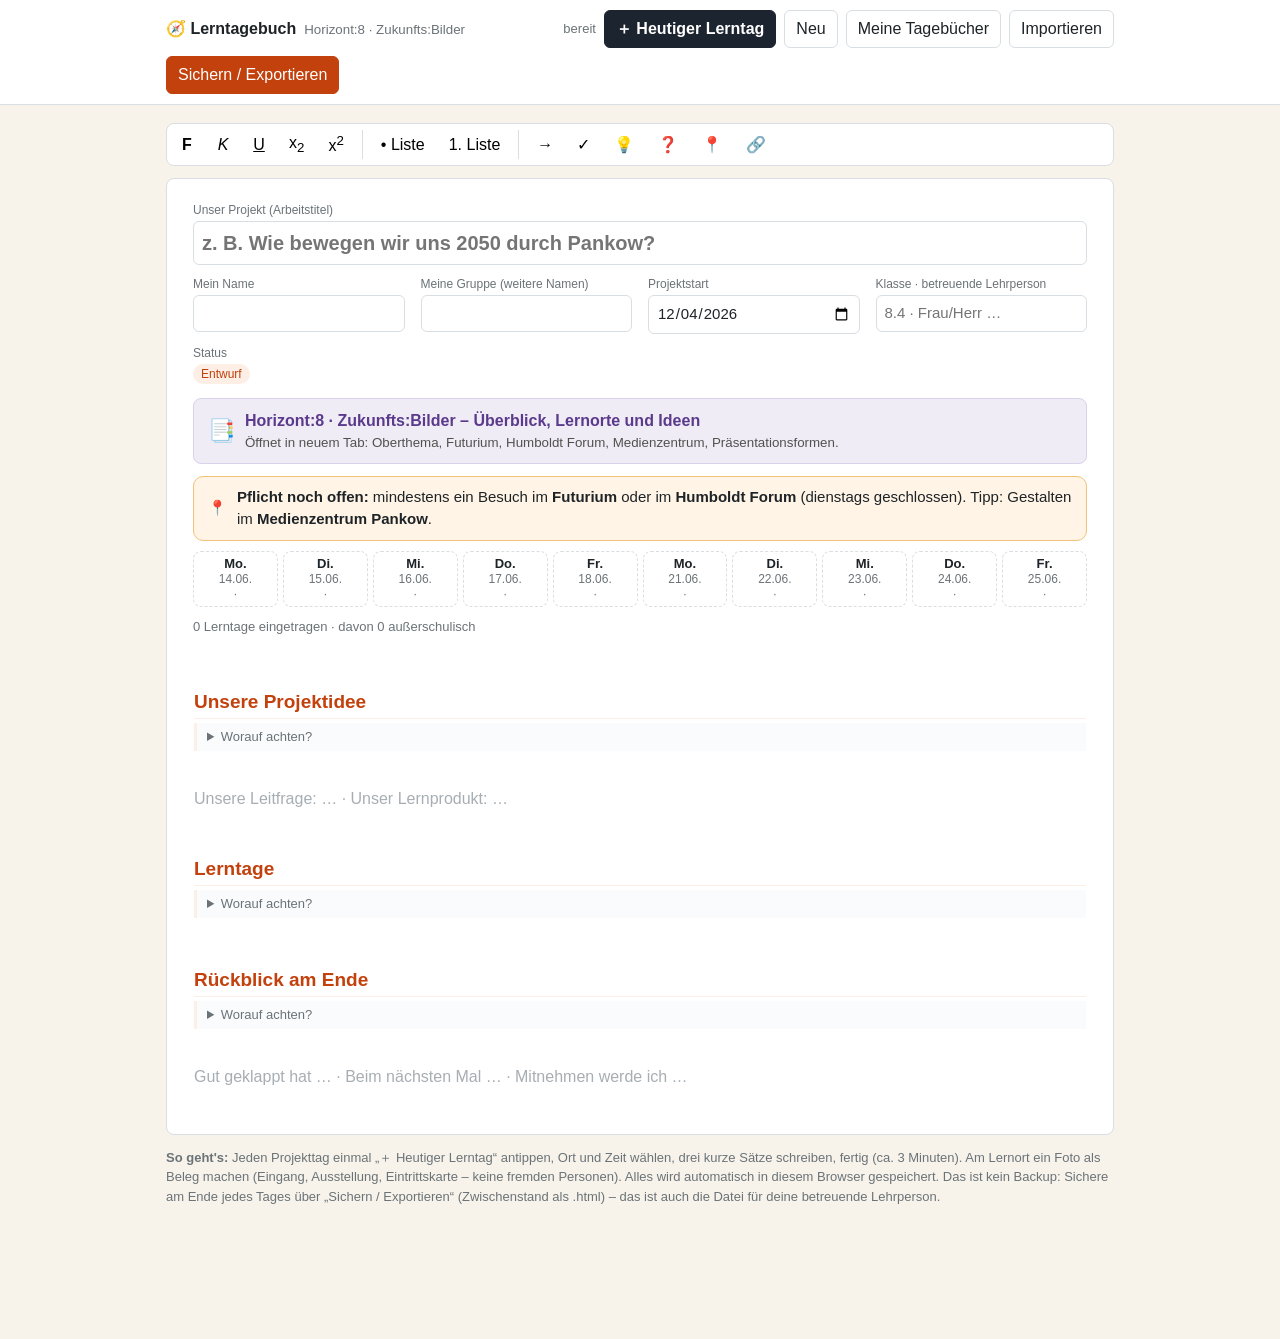
<file: lerntagebuch.html>
<!DOCTYPE html>
<html lang="de">
<head>
<meta charset="UTF-8">
<meta name="viewport" content="width=device-width, initial-scale=1.0">
<title>Lerntagebuch · Horizont:8</title>
<style>
  :root {
    --ink: #1d2327;
    --muted: #6b7378;
    --line: #d9dee2;
    --paper: #ffffff;
    --bg: #f7f3ea;
    --accent: #c2410c;
    --accent-soft: #fdeee6;
    --warn: #b5482e;
    --ok: #2e7d4f;
    --radius: 8px;
  }
  * { box-sizing: border-box; }
  html, body { margin: 0; }
  body { font-family: -apple-system, "Helvetica Neue", Helvetica, Arial, sans-serif; color: var(--ink); background: var(--bg); font-size: 16px; line-height: 1.5; }
  button, select, input { font: inherit; }
  header.app { position: sticky; top: 0; z-index: 20; background: var(--paper); border-bottom: 1px solid var(--line); }
  .bar { max-width: 980px; margin: 0 auto; padding: 10px 16px; display: flex; flex-wrap: wrap; gap: 8px; align-items: center; }
  .brand { font-weight: 700; margin-right: auto; display: flex; gap: 8px; align-items: baseline; }
  .brand small { font-weight: 400; color: var(--muted); }
  .btn { border: 1px solid var(--line); background: var(--paper); color: var(--ink); border-radius: 6px; padding: 6px 11px; cursor: pointer; white-space: nowrap; }
  .btn:hover { border-color: var(--accent); }
  .btn.primary { background: var(--accent); color: #fff; border-color: var(--accent); }
  .btn.small { padding: 2px 8px; font-size: 13px; }
  .btn.danger { color: var(--warn); }
  .status { font-size: 13px; color: var(--muted); }
  main { max-width: 980px; margin: 0 auto; padding: 18px 16px 120px; }
  .sheet { background: var(--paper); border: 1px solid var(--line); border-radius: var(--radius); padding: 22px 26px; }
  .meta { display: grid; grid-template-columns: repeat(auto-fit, minmax(210px, 1fr)); gap: 10px 16px; margin-bottom: 14px; }
  .meta label { display: flex; flex-direction: column; font-size: 12px; color: var(--muted); gap: 2px; }
  .meta input, .meta select { border: 1px solid var(--line); border-radius: 6px; padding: 6px 8px; font-size: 15px; color: var(--ink); background: #fff; }
  .meta .wide { grid-column: 1 / -1; }
  .meta .wide input { font-size: 20px; font-weight: 600; }
  .badge { display: inline-block; font-size: 12px; padding: 1px 8px; border-radius: 10px; background: var(--accent-soft); color: var(--accent); }
  .badge.final { background: #e5f3ea; color: var(--ok); }
  .block { position: relative; border: 1px solid transparent; border-radius: 6px; padding: 4px 6px; margin: 2px -6px; }
  .block:hover, .block:focus-within { border-color: var(--line); }
  .tools { position: absolute; right: 4px; top: -13px; display: none; gap: 3px; background: var(--paper); border: 1px solid var(--line); border-radius: 6px; padding: 2px; }
  .block:hover .tools, .block:focus-within .tools { display: flex; }
  .tools button { border: 0; background: none; cursor: pointer; padding: 1px 6px; font-size: 14px; color: var(--muted); }
  .tools button:hover { color: var(--ink); }
  .h { font-size: 19px; font-weight: 700; color: var(--accent); border-bottom: 1px solid var(--accent-soft); padding: 4px 0 2px; margin-top: 10px; outline: none; }
  .tplinfo { display: flex; align-items: center; gap: 10px; text-decoration: none; background: #efecf6; color: #5b3a8c; border: 1px solid #d9d2ea; border-radius: 8px; padding: 10px 14px; margin: 0 0 12px; font-weight: 600; }
  .tplinfo:hover { background: #e6e0f3; }
  .tplinfo small { display: block; font-weight: 400; color: #52514e; }
  .tplinfo[hidden] { display: none; }
  .h.folie { background: var(--accent); color: #fff; border-radius: 6px; padding: 6px 12px; margin-top: 22px; font-size: 17px; letter-spacing: .02em; }
  .hint { font-size: 13px; color: var(--muted); background: #fafbfc; border-left: 3px solid var(--accent-soft); padding: 4px 10px; margin: 4px 0 6px; }
  .hint summary { cursor: pointer; }
  .rt { min-height: 1.6em; outline: none; padding: 2px 0; }
  .rt:empty::before { content: attr(data-ph); color: #a7aeb3; }
  .rt ul, .rt ol { margin: 4px 0; padding-left: 24px; }
  figure { margin: 6px 0; text-align: center; }
  figure img { max-width: 100%; max-height: 70vh; border: 1px solid var(--line); border-radius: 4px; background: #fff; }
  figure.svg img { min-width: 200px; }
  figcaption { font-size: 14px; color: var(--muted); outline: none; min-height: 1.4em; }
  figcaption:empty::before { content: "Bildunterschrift (z. B. Abb. 1: Probe III nach 5 min im Wasserbad)"; color: #b6bcc0; }
  table.eln { border-collapse: collapse; width: 100%; margin: 6px 0; font-size: 15px; }
  table.eln td { border: 1px solid #c6cdd2; padding: 4px 6px; vertical-align: top; min-width: 60px; outline: none; }
  table.eln tr:first-child td { background: var(--accent-soft); font-weight: 600; }
  .tablebtns { display: flex; gap: 4px; flex-wrap: wrap; }
  .ins { display: flex; justify-content: center; height: 14px; margin: 0; position: relative; }
  .ins button { opacity: 0; transition: opacity .15s; border: 1px dashed var(--accent); color: var(--accent); background: var(--paper); border-radius: 10px; font-size: 12px; padding: 0 10px; cursor: pointer; line-height: 16px; }
  .ins:hover button, .ins button:focus, body.touch .ins button { opacity: 1; }
  .ins.drop button { opacity: 1; background: var(--accent-soft); }
  .menu { position: absolute; z-index: 30; top: 16px; background: var(--paper); border: 1px solid var(--line); border-radius: 8px; box-shadow: 0 6px 24px rgba(0,0,0,.12); padding: 6px; display: grid; gap: 2px; min-width: 230px; }
  .menu button { text-align: left; border: 0; background: none; padding: 6px 10px; border-radius: 6px; cursor: pointer; }
  .menu button:hover { background: var(--accent-soft); }
  .fmt { position: sticky; top: 60px; z-index: 10; display: flex; flex-wrap: wrap; gap: 4px; background: var(--paper); border: 1px solid var(--line); border-radius: 8px; padding: 4px; margin-bottom: 12px; }
  .fmt button { border: 1px solid transparent; background: none; border-radius: 5px; padding: 2px 9px; cursor: pointer; min-width: 32px; }
  .fmt button:hover { border-color: var(--line); }
  .fmt .sep { width: 1px; background: var(--line); margin: 2px 4px; }
  dialog { border: 1px solid var(--line); border-radius: 10px; padding: 18px 20px; max-width: 560px; width: calc(100% - 32px); }
  dialog::backdrop { background: rgba(20,30,40,.35); }
  dialog h2 { margin: 0 0 10px; font-size: 18px; }
  .list { display: grid; gap: 6px; margin: 10px 0; max-height: 50vh; overflow: auto; }
  .list .item { display: flex; gap: 8px; align-items: center; border: 1px solid var(--line); border-radius: 6px; padding: 6px 10px; }
  .list .item div { flex: 1; min-width: 0; }
  .list .item small { color: var(--muted); display: block; }
  .row { display: flex; gap: 8px; flex-wrap: wrap; justify-content: flex-end; margin-top: 12px; }
  .note { font-size: 13px; color: var(--muted); }
  .dropzone-all { position: fixed; inset: 0; background: rgba(42,122,184,.12); border: 3px dashed var(--accent); display: none; z-index: 50; pointer-events: none; }
  body.dragging .dropzone-all { display: block; }
  #toast { position: fixed; bottom: 18px; left: 50%; transform: translateX(-50%); background: var(--ink); color: #fff; padding: 8px 16px; border-radius: 8px; font-size: 14px; opacity: 0; transition: opacity .2s; pointer-events: none; z-index: 60; max-width: 90vw; }
  #toast.show { opacity: 1; }
  .final-lock .rt, .final-lock .h, .final-lock figcaption, .final-lock td { pointer-events: none; }
  @media (max-width: 600px) { .sheet { padding: 14px; } .brand small { display: none; } }
  /* Horizont:8 · Lerntage */
  .btn.today { background: #1c2430; color: #fff; border-color: #1c2430; font-weight: 700; }
  .btn.today:hover { background: var(--accent); border-color: var(--accent); }
  .overview { display: grid; gap: 10px; margin: 0 0 16px; }
  .pflicht { display: flex; gap: 10px; align-items: center; border-radius: 10px; padding: 9px 14px; font-size: 15px; }
  .pflicht.offen { background: #fff4e5; border: 1px solid #f3c27a; }
  .pflicht.ok { background: #e5f3ea; border: 1px solid #a6d4b6; }
  .pflicht b { white-space: nowrap; }
  .week { display: grid; grid-template-columns: repeat(10, 1fr); gap: 5px; }
  .week .wd { border: 1px dashed var(--line); border-radius: 8px; text-align: center; padding: 4px 2px; font-size: 12px; color: var(--muted); cursor: pointer; background: #fff; line-height: 1.25; }
  .week .wd b { display: block; font-size: 13px; color: var(--ink); }
  .week .wd.on { border: 1.5px solid var(--accent); background: var(--accent-soft); color: var(--ink); }
  .week .wd.ext { border-color: #2e7d4f; background: #e5f3ea; }
  .week .wd.today { box-shadow: 0 0 0 2px #1c2430; }
  .week .gap { grid-column: span 10; height: 0; }
  .day { border: 1px solid var(--line); border-left: 6px solid var(--accent); border-radius: 10px; padding: 12px 14px 10px; margin: 10px 0 4px; background: #fffdf8; }
  .day.ext { border-left-color: #2e7d4f; }
  .day .dhead { display: flex; flex-wrap: wrap; gap: 8px 12px; align-items: end; margin-bottom: 8px; }
  .day .dhead label { display: flex; flex-direction: column; font-size: 12px; color: var(--muted); gap: 2px; }
  .day input, .day select, .day textarea { font: inherit; font-size: 15px; border: 1px solid var(--line); border-radius: 6px; padding: 5px 8px; background: #fff; color: var(--ink); }
  .day .dhead label[hidden] { display: none; }
  .day .dtitle { font-weight: 800; font-size: 17px; color: var(--accent); flex-basis: 100%; }
  .day.ext .dtitle { color: #2e7d4f; }
  .day .q { display: block; font-size: 13px; color: var(--muted); margin: 6px 0 2px; font-weight: 600; }
  .day textarea { width: 100%; resize: vertical; min-height: 44px; }
  .day .mood { display: flex; gap: 6px; align-items: center; margin-top: 8px; flex-wrap: wrap; font-size: 13px; color: var(--muted); }
  .day .mood button { border: 1.5px solid var(--line); background: #fff; border-radius: 20px; padding: 2px 10px; font-size: 18px; cursor: pointer; }
  .day .mood button.on { border-color: var(--accent); background: var(--accent-soft); }
  .day .mood .spacer { flex: 1; }
  .day[disabled-lock] input, .day[disabled-lock] select, .day[disabled-lock] textarea { pointer-events: none; }
  @media (max-width: 600px) { .week { grid-template-columns: repeat(5, 1fr); } .week .gap { display: none; } }
  #printHead { display: none; }
  @page { margin: 15mm 14mm 16mm; }
  @media print {
    header.app, .fmt, .ins, .tools, .hint, .tplinfo, .tablebtns, #toast, .meta, main > .note, .week, .day .mood button:not(.on), .day .addphoto { display: none !important; }
    .day { break-inside: avoid; } .day input, .day select, .day textarea { border: 0; padding: 0; background: none; } .day textarea { min-height: 0; }
    #printHead { display: block; border-bottom: 2px solid var(--accent); padding-bottom: 6px; margin-bottom: 10px; }
    #printHead h1 { font-size: 22px; margin: 0 0 2px; color: var(--accent); }
    #printHead div { font-size: 13px; color: #444; }
    .rt:empty::before, figcaption:empty::before { content: none; }
    .rt:empty, figcaption:empty { display: none; }
    .h { break-after: avoid; page-break-after: avoid; }
    .block:has(> .h) { break-after: avoid; page-break-after: avoid; }
    figure, figure img { break-inside: avoid; page-break-inside: avoid; }
    figure img { display: block; margin: 0 auto; }
    table.eln { break-inside: avoid; page-break-inside: avoid; } table.eln tr { break-inside: avoid; }
    figure img { max-height: 110mm; max-width: 100%; width: auto; }
    body { background: #fff; }
    main { padding: 0; }
    .sheet { border: 0; padding: 0; }
    .block { border: 0 !important; }
    figure { break-inside: avoid; }
  }
</style>
</head>
<body>
<header class="app">
  <div class="bar">
    <div class="brand">🧭 Lerntagebuch <small>Horizont:8 · Zukunfts:Bilder</small></div>
    <span class="status" id="status">–</span>
    <button class="btn today" id="bToday" title="Eintrag für heute anlegen">＋ Heutiger Lerntag</button>
    <button class="btn" id="bNew" title="Neues Tagebuch anlegen">Neu</button>
    <button class="btn" id="bOpen" title="Gespeicherte Tagebücher in diesem Browser">Meine Tagebücher</button>
    <button class="btn" id="bImport" title=".zip oder .html eines Lerntagebuchs öffnen">Importieren</button>
    <button class="btn primary" id="bExport">Sichern / Exportieren</button>
  </div>
</header>

<main>
  <div class="fmt" id="fmt" aria-label="Textformat">
    <button data-cmd="bold" title="fett"><b>F</b></button>
    <button data-cmd="italic" title="kursiv"><i>K</i></button>
    <button data-cmd="underline" title="unterstrichen"><u>U</u></button>
    <button data-cmd="subscript" title="tiefgestellt (H₂O)">x<sub>2</sub></button>
    <button data-cmd="superscript" title="hochgestellt (Ladung)">x<sup>2</sup></button>
    <span class="sep"></span>
    <button data-cmd="insertUnorderedList" title="Aufzählung">• Liste</button>
    <button data-cmd="insertOrderedList" title="Nummerierung">1. Liste</button>
    <span class="sep"></span>
    <button data-ins="→" title="Pfeil">→</button>
    <button data-ins="✓ " title="erledigt">✓</button>
    <button data-ins="💡 " title="Idee">💡</button>
    <button data-ins="❓ " title="offene Frage">❓</button>
    <button data-ins="📍 " title="Ort">📍</button>
    <button data-ins="🔗 " title="Quelle/Link">🔗</button>
  </div>

  <div class="sheet" id="sheet">
    <div id="printHead"></div>
    <div class="meta">
      <label class="wide">Unser Projekt (Arbeitstitel)<input id="mTitel" placeholder="z. B. Wie bewegen wir uns 2050 durch Pankow?"></label>
      <label>Mein Name<input id="mName" autocomplete="name"></label>
      <label>Meine Gruppe (weitere Namen)<input id="mTeam"></label>
      <label>Projektstart<input id="mDatum" type="date"></label>
      <label>Klasse · betreuende Lehrperson<input id="mKurs" placeholder="8.4 · Frau/Herr …"></label>
      <label>Status<span><span class="badge" id="mStatus">Entwurf</span></span></label>
    </div>
    <a id="tplInfo" class="tplinfo" hidden target="_blank" rel="noopener"></a>
    <div class="overview" id="overview"></div>
    <div id="blocks"></div>
  </div>
  <p class="note"><b>So geht's:</b> Jeden Projekttag einmal „＋ Heutiger Lerntag“ antippen, Ort und Zeit wählen, drei kurze Sätze schreiben, fertig (ca. 3 Minuten). Am Lernort ein Foto als Beleg machen (Eingang, Ausstellung, Eintrittskarte – keine fremden Personen). Alles wird automatisch in diesem Browser gespeichert. Das ist kein Backup: Sichere am Ende jedes Tages über „Sichern / Exportieren“ (Zwischenstand als .html) – das ist auch die Datei für deine betreuende Lehrperson.</p>
</main>

<div class="dropzone-all"></div>
<div id="toast"></div>
<input type="file" id="fileImg" accept="image/*,.svg" multiple hidden>
<input type="file" id="fileCam" accept="image/*" capture="environment" hidden>
<input type="file" id="fileImport" accept=".zip,.html,.htm,.json,application/zip" hidden>

<dialog id="dNew">
  <h2>Neues Tagebuch</h2>
  <p class="note">Das aktuelle Tagebuch bleibt unter „Meine Tagebücher“ gespeichert. Für Horizont:8 reicht ein Tagebuch für die ganzen zwei Wochen.</p>
  <div class="list" id="tplList"></div>
  <div class="row"><button class="btn" data-close>Abbrechen</button></div>
</dialog>

<dialog id="dOpen">
  <h2>Meine Tagebücher (in diesem Browser)</h2>
  <div class="list" id="docList"></div>
  <p class="note">Gespeichert nur auf diesem Gerät und in diesem Browser. Beim Löschen der Websitedaten geht alles verloren, deshalb regelmäßig exportieren.</p>
  <div class="row"><button class="btn" data-close>Schließen</button></div>
</dialog>

<dialog id="dExport">
  <h2>Sichern und exportieren</h2>
  <div class="list">
    <p class="note" style="margin:0"><b>Jeden Tag:</b> Zwischenstand als .html sichern. <b>Am Ende der Projektphase:</b> 1 Endfassung · 2 ZIP · 3 PDF.</p>
    <div class="item"><div><b>Zwischenstand als .html</b><small>Eine Datei mit allen Texten und Bildern. Lässt sich in jedem Browser lesen und hier wieder importieren.</small></div><button class="btn" id="xHtml">Herunterladen</button></div>
    <div class="item"><div><b>1 · Endfassung als .html</b><small>Markiert das Tagebuch als Endfassung mit Zeitstempel und Prüfsumme und lädt es herunter. Danach ist es schreibgeschützt (entsperren möglich).</small></div><button class="btn primary" id="xFinal">Endfassung</button></div>
    <div class="item"><div><b>2 · Paket als .zip</b><small>lerntagebuch.html + Fotos in Originalgröße im Ordner „bilder“ + lerntagebuch.json. Zum Archivieren, Weitergeben und Wiederherstellen.</small></div><button class="btn" id="xZip">Herunterladen</button></div>
    <div class="item"><div><b>3 · PDF für die Abgabe</b><small>Öffnet den Druckdialog; dort „Als PDF sichern“ wählen. Das PDF enthält Kopf mit Name und Gruppe, alle Lerntage, Texte und Fotos.</small></div><button class="btn" id="xPrint">PDF / Drucken</button></div>
  </div>
  <div class="row"><button class="btn danger" id="xUnlock" hidden>Endfassung entsperren</button><button class="btn" data-close>Schließen</button></div>
</dialog>

<script>
"use strict";
/* ===================== Grundlagen ===================== */
const FORMAT = "eln-horizont8";
const VERSION = 1;
const $ = (s, r = document) => r.querySelector(s);
const uid = () => Math.random().toString(36).slice(2, 10) + Date.now().toString(36).slice(-4);
const esc = s => String(s ?? "").replace(/[&<>"']/g, c => ({ "&": "&amp;", "<": "&lt;", ">": "&gt;", '"': "&quot;", "'": "&#39;" }[c]));
const today = () => new Date().toISOString().slice(0, 10);
function toast(msg, ms = 2600) { const t = $("#toast"); t.textContent = msg; t.classList.add("show"); clearTimeout(toast.t); toast.t = setTimeout(() => t.classList.remove("show"), ms); }
if (matchMedia("(hover: none)").matches) document.body.classList.add("touch");

/* Erlaubtes HTML im Fließtext: nur einfache Auszeichnung, keine Attribute */
const ALLOWED = new Set(["B", "STRONG", "I", "EM", "U", "SUB", "SUP", "BR", "P", "DIV", "UL", "OL", "LI"]);
function sanitize(html) {
  const tpl = document.createElement("template");
  tpl.innerHTML = String(html || "");
  const walk = (node, out) => {
    for (const n of [...node.childNodes]) {
      if (n.nodeType === 3) out.appendChild(document.createTextNode(n.textContent));
      else if (n.nodeType === 1) {
        if (["SCRIPT", "STYLE", "IFRAME", "OBJECT", "EMBED", "TEMPLATE"].includes(n.tagName)) continue;
        if (ALLOWED.has(n.tagName)) { const e = document.createElement(n.tagName.toLowerCase()); walk(n, e); out.appendChild(e); }
        else walk(n, out);
      }
    }
  };
  const box = document.createElement("div");
  walk(tpl.content, box);
  return box.innerHTML;
}

/* ===================== Datenhaltung (IndexedDB) ===================== */
// docs: {id, doc}  ·  images: {key: docId/imgId, docId, mime, name, buf}
const DB = {
  db: null,
  open() {
    return new Promise((res, rej) => {
      const r = indexedDB.open("eln-horizont8", 1);
      r.onupgradeneeded = () => {
        const d = r.result;
        d.createObjectStore("docs", { keyPath: "id" });
        const im = d.createObjectStore("images", { keyPath: "key" });
        im.createIndex("docId", "docId");
      };
      r.onsuccess = () => { DB.db = r.result; res(); };
      r.onerror = () => rej(r.error);
    });
  },
  tx(stores, mode, fn) {
    return new Promise((res, rej) => {
      const t = DB.db.transaction(stores, mode);
      let out;
      t.oncomplete = () => res(out);
      t.onerror = t.onabort = () => rej(t.error);
      out = fn(t);
    });
  },
  req(r) { return new Promise((res, rej) => { r.onsuccess = () => res(r.result); r.onerror = () => rej(r.error); }); },
  async putDoc(doc) { await DB.tx(["docs"], "readwrite", t => t.objectStore("docs").put({ id: doc.id, doc })); },
  async getDoc(id) { const t = DB.db.transaction("docs"); const r = await DB.req(t.objectStore("docs").get(id)); return r && r.doc; },
  async allDocs() { const t = DB.db.transaction("docs"); return (await DB.req(t.objectStore("docs").getAll())).map(r => r.doc); },
  async putImg(docId, imgId, mime, name, buf, orig) { await DB.tx(["images"], "readwrite", t => t.objectStore("images").put({ key: docId + "/" + imgId, docId, mime, name, buf, orig })); },
  async getImg(docId, imgId) { const t = DB.db.transaction("images"); return DB.req(t.objectStore("images").get(docId + "/" + imgId)); },
  async delDoc(id) {
    await DB.tx(["docs", "images"], "readwrite", t => {
      t.objectStore("docs").delete(id);
      const idx = t.objectStore("images").index("docId");
      idx.openKeyCursor(IDBKeyRange.only(id)).onsuccess = e => { const c = e.target.result; if (c) { t.objectStore("images").delete(c.primaryKey); c.continue(); } };
    });
  },
};
// Fallback ohne IndexedDB (z. B. private Fenster): nur im Speicher
const MEM = { docs: new Map(), imgs: new Map() };
let useMem = false;

/* ===================== Zustand ===================== */
let doc = null;            // aktuelles Protokoll
const imgCache = new Map(); // imgId -> {mime, name, buf, url, orig?: {mime, name, buf}}
let saveTimer = null;

function newDoc(tpl) {
  return {
    format: FORMAT, version: VERSION, id: uid(),
    meta: { titel: tpl.titel || "", name: "", team: "", datum: today(), kurs: "" },
    status: "entwurf", created: new Date().toISOString(), modified: new Date().toISOString(),
    final: null, tpl: tpl.key || "",
    blocks: tpl.blocks.map(b => ({ id: uid(), ...structuredClone(b) })),
  };
}

/* ===================== Vorlagen ===================== */
const H = (text, hint) => ({ type: "h", text, hint });
const T = (ph, html = "") => ({ type: "text", html, ph });
const TAB = rows => ({ type: "table", rows });
/* Horizont:8 · Lerntage: Projektphase 14.–25.06.2027, Lernorte, Pflicht (mind. Futurium ODER Humboldt Forum) */
const PROJEKTTAGE = ["2027-06-14", "2027-06-15", "2027-06-16", "2027-06-17", "2027-06-18", "2027-06-21", "2027-06-22", "2027-06-23", "2027-06-24", "2027-06-25"];
const ORTE = [
  { v: "Futurium", ext: true, pflicht: true },
  { v: "Humboldt Forum", ext: true, pflicht: true },
  { v: "Medienzentrum Pankow", ext: true },
  { v: "Bibliothek", ext: true },
  { v: "Anderer außerschulischer Ort", ext: true, frei: true },
  { v: "Schule (RLG)" },
  { v: "Zuhause / online" },
];
const ortInfo = v => ORTE.find(o => o.v === v) || {};
const MOODS = ["😟", "😐", "🙂", "🤩"];
const wtag = iso => { try { return new Date(iso + "T12:00").toLocaleDateString("de-DE", { weekday: "short", day: "2-digit", month: "2-digit" }); } catch (e) { return iso; } };
const DAY = () => ({ type: "day", datum: today(), ort: "", ortFrei: "", von: "", bis: "", was: "", gelernt: "", next: "", mood: 0 });
const LERNTAGEBUCH = [
  H("Unsere Projektidee", "Worum geht es? Welches Zukunftsbild wollt ihr untersuchen oder gestalten? Welches Lernprodukt soll am Ende stehen (Video, Podcast, Modell, Website …)?"),
  T("Unsere Leitfrage: … · Unser Lernprodukt: …"),
  H("Lerntage", "Jeden Projekttag ein Eintrag über „＋ Heutiger Lerntag“. Pflicht: mindestens ein Besuch im Futurium oder im Humboldt Forum. Wärmstens empfohlen: das Medienzentrum Pankow zum Gestalten."),
  H("Rückblick am Ende", "Was hat gut geklappt? Was würdet ihr beim nächsten Mal anders machen? Was nehmt ihr für euch mit?"),
  T("Gut geklappt hat … · Beim nächsten Mal … · Mitnehmen werde ich …"),
];
const TEMPLATES = [
  { key: "horizont8", name: "Lerntagebuch Horizont:8", desc: "Projektidee, ein Eintrag pro Lerntag, Rückblick", titel: "", blocks: LERNTAGEBUCH,
    info: { href: "kompass.html", text: "Horizont:8 · Zukunfts:Bilder – Überblick, Lernorte und Ideen", sub: "Öffnet in neuem Tab: Oberthema, Futurium, Humboldt Forum, Medienzentrum, Präsentationsformen." } },
  { key: "leer", name: "Leeres Tagebuch", desc: "Nur ein Textfeld", titel: "", blocks: [T("Hier schreiben …")] },
];

/* ===================== Bilder ===================== */
function fileToBuf(file) { return file.arrayBuffer(); }
function blobUrl(rec) { if (!rec.url) rec.url = URL.createObjectURL(new Blob([rec.buf], { type: rec.mime })); return rec.url; }
async function loadImg(imgId) {
  if (imgCache.has(imgId)) return imgCache.get(imgId);
  const r = useMem ? MEM.imgs.get(doc.id + "/" + imgId) : await DB.getImg(doc.id, imgId);
  if (!r) return null;
  const rec = { mime: r.mime, name: r.name, buf: r.buf, orig: r.orig };
  imgCache.set(imgId, rec);
  return rec;
}
async function storeImg(imgId, mime, name, buf, orig) {
  imgCache.set(imgId, { mime, name, buf, orig });
  if (useMem) MEM.imgs.set(doc.id + "/" + imgId, { mime, name, buf, orig });
  else await DB.putImg(doc.id, imgId, mime, name, buf, orig);
}
// Kamerafotos: kompakte Fassung (max. 1200 px, JPEG) für Ansicht, .html und PDF;
// das Original bleibt als orig erhalten und geht nur in die ZIP. SVG unverändert.
async function prepareImage(file) {
  const isSvg = file.type === "image/svg+xml" || /\.svg$/i.test(file.name);
  if (isSvg) {
    const text = await file.text();
    if (!/<svg[\s>]/i.test(text)) throw new Error("Keine gültige SVG-Datei");
    return { mime: "image/svg+xml", name: file.name || "grafik.svg", buf: new TextEncoder().encode(text).buffer };
  }
  if (!/^image\//.test(file.type)) throw new Error("Kein Bildformat");
  return compactImage(file, file.type, file.name);
}
async function compactImage(blob, type, name) {
  const MAX = 1200;
  const file = blob;
  try {
    const bmp = await createImageBitmap(blob, { imageOrientation: "from-image" });
    const scale = Math.min(1, MAX / Math.max(bmp.width, bmp.height));
    if (scale === 1 && file.size < 6e5 && /jpeg|png|webp|gif/.test(type)) { bmp.close && bmp.close(); return { mime: type, name: name || "bild", buf: await fileToBuf(file) }; }
    const c = document.createElement("canvas");
    c.width = Math.round(bmp.width * scale); c.height = Math.round(bmp.height * scale);
    const g = c.getContext("2d"); g.fillStyle = "#fff"; g.fillRect(0, 0, c.width, c.height); g.drawImage(bmp, 0, 0, c.width, c.height);
    bmp.close && bmp.close();
    const klein = await new Promise(r => c.toBlob(r, "image/jpeg", 0.82));
    const base = (name || "foto").replace(/\.[^.]+$/, "");
    return { mime: "image/jpeg", name: base + ".jpg", buf: await klein.arrayBuffer(), orig: { mime: type, name: name || "foto", buf: await fileToBuf(file) } };
  } catch (e) {
    // z. B. HEIC in Browsern ohne Decoder
    return { mime: type, name: name || "bild", buf: await fileToBuf(file) };
  }
}
async function insertImages(files, index) {
  let n = 0;
  for (const f of files) {
    try {
      const p = await prepareImage(f);
      const imgId = uid();
      await storeImg(imgId, p.mime, p.name, p.buf, p.orig);
      doc.blocks.splice(index + n, 0, { id: uid(), type: "img", img: imgId, caption: "" });
      n++;
    } catch (e) { toast("Bild konnte nicht eingefügt werden: " + e.message); }
  }
  if (n) { render(); scheduleSave(); toast(n === 1 ? "Bild eingefügt" : n + " Bilder eingefügt"); }
}

/* ===================== Darstellung ===================== */
let insertAt = 0; // Position für Datei-Dialoge und Einfügen aus der Zwischenablage
function insRow(i) {
  const d = document.createElement("div");
  d.className = "ins"; d.dataset.i = i;
  d.innerHTML = '<button type="button" title="Hier einfügen">+ Einfügen</button>';
  d.querySelector("button").onclick = e => { e.stopPropagation(); openMenu(d, i); };
  d.addEventListener("dragover", e => { e.preventDefault(); d.classList.add("drop"); });
  d.addEventListener("dragleave", () => d.classList.remove("drop"));
  d.addEventListener("drop", e => { e.preventDefault(); e.stopPropagation(); d.classList.remove("drop"); document.body.classList.remove("dragging"); insertImages([...e.dataTransfer.files], i); });
  return d;
}
function closeMenus() { document.querySelectorAll(".menu").forEach(m => m.remove()); }
function openMenu(anchor, i) {
  closeMenus();
  const m = document.createElement("div");
  m.className = "menu";
  const items = [
    ["📷 Foto aufnehmen", () => { insertAt = i; $("#fileCam").click(); }],
    ["🖼 Bild oder SVG-Datei", () => { insertAt = i; $("#fileImg").click(); }],
    ["¶ Textabschnitt", () => addBlock(i, { type: "text", html: "", ph: "Text …" })],
    ["H Überschrift", () => addBlock(i, { type: "h", text: "Neue Überschrift" })],
    ["▦ Tabelle", () => addBlock(i, { type: "table", rows: [["", ""], ["", ""]] })],
  ];
  for (const [label, fn] of items) { const b = document.createElement("button"); b.textContent = label; b.onclick = () => { closeMenus(); fn(); }; m.appendChild(b); }
  anchor.appendChild(m);
}
document.addEventListener("click", e => { if (!e.target.closest(".menu")) closeMenus(); });
function addBlock(i, b) { doc.blocks.splice(i, 0, { id: uid(), ...b }); render(); scheduleSave(); const el = document.querySelector(`[data-bid="${doc.blocks[i].id}"] [contenteditable]`); el && el.focus(); }

function blockTools(i) {
  const t = document.createElement("div");
  t.className = "tools";
  const mk = (txt, title, fn) => { const b = document.createElement("button"); b.type = "button"; b.textContent = txt; b.title = title; b.onclick = fn; t.appendChild(b); };
  mk("↑", "nach oben", () => move(i, -1));
  mk("↓", "nach unten", () => move(i, 1));
  mk("✕", "entfernen", () => { if (confirmDel(doc.blocks[i])) { doc.blocks.splice(i, 1); render(); scheduleSave(); } });
  return t;
}
function confirmDel(b) {
  const empty = (b.type === "text" && !b.html) || (b.type === "h" && !b.text);
  return empty || window.confirm("Diesen Abschnitt wirklich entfernen?");
}
function move(i, d) { const j = i + d; if (j < 0 || j >= doc.blocks.length) return; [doc.blocks[i], doc.blocks[j]] = [doc.blocks[j], doc.blocks[i]]; render(); scheduleSave(); }

function render() {
  const locked = doc.status === "final";
  $("#sheet").classList.toggle("final-lock", locked);
  const box = $("#blocks");
  box.innerHTML = "";
  box.appendChild(insRow(0));
  doc.blocks.forEach((b, i) => {
    const w = document.createElement("div");
    w.className = "block"; w.dataset.bid = b.id;
    if (!locked) w.appendChild(blockTools(i));
    if (b.type === "h") {
      const h = document.createElement("div");
      h.className = /^Folie \d/.test(b.text) ? "h folie" : "h"; h.contentEditable = !locked; h.textContent = b.text;
      h.oninput = () => { b.text = h.textContent; scheduleSave(); };
      h.onkeydown = e => { if (e.key === "Enter") e.preventDefault(); };
      w.appendChild(h);
      if (b.hint) { const d = document.createElement("details"); d.className = "hint"; d.innerHTML = "<summary>Worauf achten?</summary>" + esc(b.hint); w.appendChild(d); }
    } else if (b.type === "text") {
      const r = document.createElement("div");
      r.className = "rt"; r.contentEditable = !locked; r.dataset.ph = b.ph || "Text …";
      r.innerHTML = sanitize(b.html);
      r.oninput = () => { b.html = r.innerHTML === "<br>" ? "" : r.innerHTML; scheduleSave(); };
      r.onblur = () => { const s = sanitize(r.innerHTML); if (s !== r.innerHTML) r.innerHTML = s; b.html = s === "<br>" ? "" : s; scheduleSave(); };
      w.appendChild(r);
    } else if (b.type === "img") {
      const f = document.createElement("figure");
      const im = document.createElement("img");
      im.alt = b.caption || "Bild";
      loadImg(b.img).then(rec => { if (rec) { im.src = blobUrl(rec); if (rec.mime === "image/svg+xml") f.classList.add("svg"); } else im.alt = "Bild fehlt"; });
      const c = document.createElement("figcaption");
      c.contentEditable = !locked; c.textContent = b.caption || "";
      c.oninput = () => { b.caption = c.textContent; scheduleSave(); };
      f.append(im, c);
      w.appendChild(f);
    } else if (b.type === "day") {
      w.appendChild(dayCard(b, i, locked));
    } else if (b.type === "table") {
      const t = document.createElement("table");
      t.className = "eln";
      b.rows.forEach((row, ri) => {
        const tr = t.insertRow();
        row.forEach((cell, ci) => {
          const td = tr.insertCell();
          td.contentEditable = !locked; td.innerHTML = sanitize(cell);
          td.oninput = () => { b.rows[ri][ci] = td.innerHTML === "<br>" ? "" : td.innerHTML; scheduleSave(); };
        });
      });
      w.appendChild(t);
      if (!locked) {
        const tb = document.createElement("div"); tb.className = "tablebtns";
        const mk = (txt, fn) => { const x = document.createElement("button"); x.className = "btn small"; x.type = "button"; x.textContent = txt; x.onclick = () => { fn(); render(); scheduleSave(); }; tb.appendChild(x); };
        mk("+ Zeile", () => b.rows.push(b.rows[0].map(() => "")));
        mk("+ Spalte", () => b.rows.forEach(r => r.push("")));
        mk("− Zeile", () => { if (b.rows.length > 1) b.rows.pop(); });
        mk("− Spalte", () => { if (b.rows[0].length > 1) b.rows.forEach(r => r.pop()); });
        w.appendChild(tb);
      }
    }
    box.appendChild(w);
    box.appendChild(insRow(i + 1));
  });
  if (locked) box.querySelectorAll(".ins").forEach(x => x.remove());
  // Metadaten
  $("#mTitel").value = doc.meta.titel; $("#mName").value = doc.meta.name; $("#mTeam").value = doc.meta.team;
  $("#mDatum").value = doc.meta.datum; $("#mKurs").value = doc.meta.kurs;
  for (const id of ["mTitel", "mName", "mTeam", "mDatum", "mKurs"]) $("#" + id).disabled = locked;
  const ti = $("#tplInfo"), tinf = (TEMPLATES.find(t => t.key === doc.tpl) || {}).info;
  ti.hidden = !tinf;
  if (tinf) { ti.href = tinf.href; ti.innerHTML = `<span style="font-size:22px">📑</span><span>${esc(tinf.text)}<small>${esc(tinf.sub || "")}</small></span>`; }
  const st = $("#mStatus");
  st.textContent = locked ? "Endfassung · " + new Date(doc.final.at).toLocaleString("de-DE") : "Entwurf";
  st.className = "badge" + (locked ? " final" : "");
  $("#fmt").style.display = locked ? "none" : "";
  $("#xUnlock").hidden = !locked;
  document.title = (doc.meta.titel || "Lerntagebuch") + " · Horizont:8";
  updatePrintHead();
  renderOverview();
}
/* Lerntag-Karte */
function dayCard(b, i, locked) {
  const info = ortInfo(b.ort);
  const c = document.createElement("div");
  c.className = "day" + (info.ext ? " ext" : "");
  if (locked) c.setAttribute("disabled-lock", "");
  const opts = ['<option value="">Wo warst du heute? …</option>'].concat(ORTE.map(o => `<option ${o.v === b.ort ? "selected" : ""}>${esc(o.v)}</option>`)).join("");
  c.innerHTML = `
    <div class="dhead">
      <div class="dtitle">📅 ${esc(wtag(b.datum))}${b.ort ? " · 📍 " + esc(b.ort === "Anderer außerschulischer Ort" ? (b.ortFrei || b.ort) : b.ort) : ""}${info.pflicht ? " · ✓ Pflicht-Lernort" : ""}</div>
      <label>Datum<input type="date" data-f="datum" value="${esc(b.datum)}"></label>
      <label>Lernort<select data-f="ort">${opts}</select></label>
      <label ${info.frei ? "" : "hidden"}>Welcher Ort?<input data-f="ortFrei" value="${esc(b.ortFrei)}" placeholder="z. B. Naturkundemuseum"></label>
      <label>von<input type="time" data-f="von" value="${esc(b.von)}"></label>
      <label>bis<input type="time" data-f="bis" value="${esc(b.bis)}"></label>
    </div>
    <span class="q">Was haben wir heute gemacht?</span><textarea data-f="was" rows="2" placeholder="z. B. Zukunftsbox „Mobilität“ im Futurium, Interview mit … vorbereitet">${esc(b.was)}</textarea>
    <span class="q">Was habe ich gelernt oder herausgefunden?</span><textarea data-f="gelernt" rows="2" placeholder="Ein bis zwei Sätze reichen.">${esc(b.gelernt)}</textarea>
    <span class="q">Nächster Schritt (morgen)</span><textarea data-f="next" rows="1" placeholder="z. B. Tonstudio im Medienzentrum buchen">${esc(b.next)}</textarea>
    <div class="mood">Wie lief's? ${MOODS.map((m, k) => `<button type="button" data-m="${k + 1}" class="${b.mood === k + 1 ? "on" : ""}" title="${["schwierig", "geht so", "gut", "super"][k]}">${m}</button>`).join("")}
      <span class="spacer"></span><button type="button" class="btn small addphoto">📷 Foto als Beleg</button></div>`;
  if (locked) return c;
  c.querySelectorAll("[data-f]").forEach(el => {
    const f = el.dataset.f;
    el.addEventListener(el.tagName === "SELECT" || el.type === "date" ? "change" : "input", () => {
      b[f] = el.value; scheduleSave();
      if (f === "ort" || f === "datum") { render(); }
      else if (f === "ortFrei") { c.querySelector(".dtitle").textContent = "📅 " + wtag(b.datum) + " · 📍 " + (b.ortFrei || b.ort); renderOverview(); }
    });
  });
  c.querySelectorAll("[data-m]").forEach(x => x.onclick = () => { const v = +x.dataset.m; b.mood = b.mood === v ? 0 : v; scheduleSave(); c.querySelectorAll("[data-m]").forEach(y => y.classList.toggle("on", +y.dataset.m === b.mood)); });
  c.querySelector(".addphoto").onclick = () => { insertAt = i + 1; $("#fileCam").click(); };
  return c;
}
function dayInsertIndex() {
  let last = -1;
  doc.blocks.forEach((b, k) => { if (b.type === "day") last = k; });
  if (last >= 0) { let k = last + 1; while (k < doc.blocks.length && doc.blocks[k].type === "img") k++; return k; }
  const h = doc.blocks.findIndex(b => b.type === "h" && /^Lerntage/.test(b.text));
  return h >= 0 ? h + 1 : doc.blocks.length;
}
function addToday() {
  if (doc.status === "final") { toast("Das Tagebuch ist eine Endfassung. Zum Weiterschreiben unter „Sichern / Exportieren“ entsperren."); return; }
  const vorh = doc.blocks.findIndex(b => b.type === "day" && b.datum === today());
  if (vorh >= 0) { scrollToBlock(doc.blocks[vorh].id); toast("Für heute gibt es schon einen Eintrag"); return; }
  const i = dayInsertIndex();
  doc.blocks.splice(i, 0, { id: uid(), ...DAY() });
  render(); scheduleSave(); scrollToBlock(doc.blocks[i].id, "select");
}
function scrollToBlock(id, focusSel) {
  const el = document.querySelector(`[data-bid="${id}"]`); if (!el) return;
  el.scrollIntoView({ behavior: "smooth", block: "center" });
  if (focusSel) setTimeout(() => el.querySelector(focusSel)?.focus(), 350);
}
function renderOverview() {
  const days = doc.blocks.filter(b => b.type === "day");
  const pfl = days.filter(d => ortInfo(d.ort).pflicht).sort((a, b) => a.datum.localeCompare(b.datum));
  const ext = days.filter(d => ortInfo(d.ort).ext);
  const ov = $("#overview");
  const p = pfl.length
    ? `<div class="pflicht ok">✅ <span><b>Pflicht erfüllt:</b> ${pfl.map(d => esc(d.ort) + " am " + esc(wtag(d.datum))).join(", ")}</span></div>`
    : `<div class="pflicht offen">📍 <span><b>Pflicht noch offen:</b> mindestens ein Besuch im <b>Futurium</b> oder im <b>Humboldt Forum</b> (dienstags geschlossen). Tipp: Gestalten im <b>Medienzentrum Pankow</b>.</span></div>`;
  const byDate = new Map(days.map(d => [d.datum, d]));
  const t = today();
  const week = PROJEKTTAGE.map(iso => {
    const d = byDate.get(iso), e = d && ortInfo(d.ort).ext;
    return `<div class="wd ${d ? "on" : ""} ${e ? "ext" : ""} ${iso === t ? "today" : ""}" data-go="${iso}" title="${d ? esc(d.ort || "Eintrag ohne Ort") : "noch kein Eintrag"}"><b>${esc(wtag(iso).split(",")[0])}</b>${iso.slice(8, 10)}.06.<br>${d ? (e ? "📍" : "✎") : "·"}</div>`;
  }).join("");
  ov.innerHTML = p + `<div class="week" title="Projektphase 14.–25.06.2027: grün = außerschulischer Lernort">${week}</div>
    <div class="note" style="margin:0">${days.length} Lerntag${days.length === 1 ? "" : "e"} eingetragen · davon ${ext.length} außerschulisch</div>`;
  ov.querySelectorAll("[data-go]").forEach(x => x.onclick = () => { const d = byDate.get(x.dataset.go); if (d) scrollToBlock(d.id); });
}
function updatePrintHead() {
  const m = doc.meta;
  $("#printHead").innerHTML = `<h1>Lerntagebuch Horizont:8 · ${esc(m.titel || "Projekt")}</h1><div>${esc(m.name || "Name fehlt")}${m.team ? " · Gruppe mit " + esc(m.team) : ""} · ${esc(m.kurs)} · ${doc.status === "final" ? "Endfassung vom " + esc(new Date(doc.final.at).toLocaleString("de-DE")) + " · Prüfsumme " + esc(doc.final.hash.slice(0, 16)) + "…" : "Entwurf, gedruckt am " + new Date().toLocaleString("de-DE")}</div>`;
}
// Beim Drucken: Kopf aktualisieren, Dateiname für „Als PDF sichern“ = Datum - Titel - Name
let titleBefore = "";
window.addEventListener("beforeprint", () => { updatePrintHead(); titleBefore = document.title; document.title = baseFileName(doc.status === "final" ? "Endfassung" : ""); });
window.addEventListener("afterprint", () => { document.title = titleBefore; });
for (const [id, key] of [["mTitel", "titel"], ["mName", "name"], ["mTeam", "team"], ["mDatum", "datum"], ["mKurs", "kurs"]]) {
  $("#" + id).addEventListener("input", e => { doc.meta[key] = e.target.value; scheduleSave(); if (key === "titel") document.title = (e.target.value || "Lerntagebuch") + " · Horizont:8"; });
}

/* Formatleiste */
$("#fmt").addEventListener("mousedown", e => { if (e.target.closest("button")) e.preventDefault(); });
$("#fmt").addEventListener("click", e => {
  const b = e.target.closest("button"); if (!b) return;
  const a = document.activeElement;
  if (!a || !a.isContentEditable) { toast("Erst in ein Textfeld klicken"); return; }
  if (b.dataset.cmd) document.execCommand(b.dataset.cmd, false, null);
  if (b.dataset.ins) document.execCommand("insertText", false, b.dataset.ins);
  a.dispatchEvent(new Event("input"));
});
/* Einfügen: Bilder aus der Zwischenablage an der aktuellen Stelle, Text nur als reiner Text */
document.addEventListener("paste", e => {
  const files = [...(e.clipboardData?.files || [])].filter(f => /^image\//.test(f.type));
  const blockEl = document.activeElement?.closest?.(".block");
  if (files.length && doc.status !== "final") {
    e.preventDefault();
    const i = blockEl ? doc.blocks.findIndex(b => b.id === blockEl.dataset.bid) + 1 : doc.blocks.length;
    insertImages(files, i);
    return;
  }
  if (document.activeElement?.isContentEditable) {
    e.preventDefault();
    document.execCommand("insertText", false, e.clipboardData.getData("text/plain"));
  }
});
/* Ziehen und Ablegen irgendwo: ans Ende, auf eine Einfügemarke: an diese Stelle */
let dragDepth = 0;
document.addEventListener("dragenter", e => { if (e.dataTransfer?.types?.includes("Files")) { dragDepth++; document.body.classList.add("dragging"); } });
document.addEventListener("dragleave", () => { if (--dragDepth <= 0) { dragDepth = 0; document.body.classList.remove("dragging"); } });
document.addEventListener("dragover", e => e.preventDefault());
document.addEventListener("drop", e => {
  e.preventDefault(); dragDepth = 0; document.body.classList.remove("dragging");
  const files = [...(e.dataTransfer?.files || [])];
  if (!files.length || doc.status === "final") return;
  if (files.length === 1 && /\.(zip|html?|json)$/i.test(files[0].name)) { importFile(files[0]); return; }
  insertImages(files, doc.blocks.length);
});
$("#fileImg").onchange = e => { insertImages([...e.target.files], insertAt); e.target.value = ""; };
$("#fileCam").onchange = e => { insertImages([...e.target.files], insertAt); e.target.value = ""; };

/* ===================== Speichern ===================== */
function scheduleSave() {
  $("#status").textContent = "nicht gespeichert …";
  clearTimeout(saveTimer);
  saveTimer = setTimeout(saveNow, 600);
}
async function saveNow() {
  clearTimeout(saveTimer);
  doc.modified = new Date().toISOString();
  try {
    if (useMem) MEM.docs.set(doc.id, structuredClone(doc)); else await DB.putDoc(structuredClone(doc));
    try { localStorage.setItem("h8-eln-last", doc.id); } catch (e) {}
    $("#status").textContent = "gespeichert " + new Date().toLocaleTimeString("de-DE", { hour: "2-digit", minute: "2-digit" }) + (useMem ? " (nur bis zum Schließen)" : "");
  } catch (e) {
    $("#status").textContent = "Speichern fehlgeschlagen: bitte exportieren!";
    toast("Speichern im Browser fehlgeschlagen (" + e.message + "). Bitte als .zip exportieren.", 6000);
  }
}
window.addEventListener("beforeunload", () => { if (saveTimer) saveNow(); });
document.addEventListener("visibilitychange", () => { if (document.visibilityState === "hidden" && saveTimer) saveNow(); });

/* ===================== Export ===================== */
function bufToB64(buf) {
  const bytes = new Uint8Array(buf); let s = "";
  for (let i = 0; i < bytes.length; i += 0x8000) s += String.fromCharCode.apply(null, bytes.subarray(i, i + 0x8000));
  return btoa(s);
}
function b64ToBuf(b64) { const s = atob(b64); const u = new Uint8Array(s.length); for (let i = 0; i < s.length; i++) u[i] = s.charCodeAt(i); return u.buffer; }
const EXT = { "image/jpeg": "jpg", "image/png": "png", "image/gif": "gif", "image/webp": "webp", "image/svg+xml": "svg", "image/heic": "heic" };
function safeName(s) { return String(s || "").normalize("NFC").replace(/[\\/:*?"<>|]+/g, "").replace(/\s+/g, " ").trim().slice(0, 80); }
function baseFileName(suffix) {
  const parts = ["Lerntagebuch", doc.meta.titel || "Horizont8", doc.meta.name].map(safeName).filter(Boolean);
  return parts.join(" - ") + (suffix ? " (" + suffix + ")" : "");
}
async function sha256(text) {
  try { const h = await crypto.subtle.digest("SHA-256", new TextEncoder().encode(text)); return [...new Uint8Array(h)].map(b => b.toString(16).padStart(2, "0")).join(""); }
  catch (e) { return ""; }
}
// Dokument als eigenständige, lesbare HTML-Seite; Bildquellen über src(imgId)
function buildHtml(d, src, label) {
  const m = d.meta;
  const body = d.blocks.map(b => {
    if (b.type === "h") return `<h2>${esc(b.text)}</h2>`;
    if (b.type === "text") return `<div class="rt">${sanitize(b.html)}</div>`;
    if (b.type === "img") return `<figure><img data-img-id="${esc(b.img)}" src="${src(b.img)}" alt="${esc(b.caption || "Bild")}">${b.caption ? `<figcaption>${esc(b.caption)}</figcaption>` : ""}</figure>`;
    if (b.type === "day") {
      const ort = b.ort === "Anderer außerschulischer Ort" ? (b.ortFrei || b.ort) : b.ort;
      const zeit = b.von || b.bis ? ` · ${esc(b.von)}–${esc(b.bis)} Uhr` : "";
      const row = (q, v) => v ? `<p><b>${q}</b><br>${esc(v).replace(/\n/g, "<br>")}</p>` : "";
      return `<section class="day${ortInfo(b.ort).ext ? " ext" : ""}"><h3>📅 ${esc(wtag(b.datum))}${ort ? " · 📍 " + esc(ort) : ""}${zeit}${ortInfo(b.ort).pflicht ? " · ✓ Pflicht-Lernort" : ""}${b.mood ? " · " + MOODS[b.mood - 1] : ""}</h3>${row("Was haben wir heute gemacht?", b.was)}${row("Was habe ich gelernt oder herausgefunden?", b.gelernt)}${row("Nächster Schritt", b.next)}</section>`;
    }
    if (b.type === "table") return `<table>${b.rows.map((r, i) => `<tr>${r.map(c => i === 0 ? `<th>${sanitize(c)}</th>` : `<td>${sanitize(c)}</td>`).join("")}</tr>`).join("")}</table>`;
    return "";
  }).join("\n");
  const fin = d.final ? `<p class="final">Endfassung vom ${esc(new Date(d.final.at).toLocaleString("de-DE"))} · Prüfsumme (SHA-256 der Inhalte): <code>${esc(d.final.hash)}</code></p>` : "";
  // Bilddaten nicht doppelt einbetten: JSON verweist nur auf die Bild-IDs
  const data = JSON.stringify(d).replace(/</g, "\\u003c");
  return `<!DOCTYPE html>
<html lang="de"><head><meta charset="UTF-8"><meta name="viewport" content="width=device-width, initial-scale=1">
<meta name="generator" content="${FORMAT} ${VERSION}">
<title>Lerntagebuch · ${esc(m.titel || "Horizont:8")} · ${esc(m.name)}</title>
<style>
body{font-family:-apple-system,"Helvetica Neue",Helvetica,Arial,sans-serif;color:#1d2327;max-width:820px;margin:0 auto;padding:24px 16px 60px;line-height:1.5;background:#fff}
header{border-bottom:2px solid #c2410c;margin-bottom:12px;padding-bottom:6px}
h1{font-size:24px;margin:0 0 4px;color:#c2410c}.meta{color:#555;font-size:14px}
.label{display:inline-block;font-size:12px;padding:1px 8px;border-radius:10px;background:#fdeee6;color:#c2410c;margin-left:6px}
.day{border:1px solid #e4dccb;border-left:6px solid #c2410c;border-radius:10px;padding:8px 14px;margin:12px 0;break-inside:avoid;background:#fffdf8}.day.ext{border-left-color:#2e7d4f}.day h3{margin:0 0 4px;font-size:16px;color:#c2410c}.day.ext h3{color:#2e7d4f}.day p{margin:6px 0}
h2{font-size:18px;color:#c2410c;border-bottom:1px solid #fdeee6;margin:20px 0 6px}
figure{margin:10px 0;text-align:center;break-inside:avoid}figure img{max-width:100%;border:1px solid #d9dee2;border-radius:4px}
figcaption{font-size:14px;color:#555}
table{border-collapse:collapse;width:100%;margin:8px 0}th,td{border:1px solid #c6cdd2;padding:4px 6px;text-align:left;vertical-align:top}th{background:#fdeee6}
.final{font-size:12px;color:#2e7d4f;border-top:1px solid #d9dee2;margin-top:30px;padding-top:8px;word-break:break-all}
footer{font-size:12px;color:#888;margin-top:30px}
</style></head><body>
<header><h1>Lerntagebuch · ${esc(m.titel || "Horizont:8")}<span class="label">${esc(label)}</span></h1>
<div class="meta">${esc(m.name)}${m.team ? " · Gruppe mit " + esc(m.team) : ""} · ${esc(m.kurs)} · Horizont:8 · Zukunfts:Bilder</div></header>
${body}
${fin}
<footer>Erstellt mit dem Lerntagebuch Horizont:8 (Rosa-Luxemburg-Gymnasium). Diese Datei lässt sich im Lerntagebuch über „Importieren“ wieder öffnen und weiterbearbeiten.</footer>
<script type="application/json" id="eln-data">${data}<\/script>
</body></html>`;
}
function download(name, blob) {
  const a = document.createElement("a");
  a.href = URL.createObjectURL(blob); a.download = name;
  document.body.appendChild(a); a.click(); a.remove();
  setTimeout(() => URL.revokeObjectURL(a.href), 4000);
}
async function allImages() {
  const ids = [...new Set(doc.blocks.filter(b => b.type === "img").map(b => b.img))];
  const out = new Map();
  for (const id of ids) { const r = await loadImg(id); if (r) out.set(id, r); }
  return out;
}
async function exportHtml(label, suffix) {
  await saveNow();
  const imgs = await allImages();
  const src = id => { const r = imgs.get(id); return r ? `data:${r.mime};base64,${bufToB64(r.buf)}` : ""; };
  const html = buildHtml(doc, src, label);
  download(baseFileName(suffix) + ".html", new Blob([html], { type: "text/html;charset=utf-8" }));
  toast(label + " heruntergeladen");
}
async function exportZip() {
  await saveNow();
  const imgs = await allImages();
  const files = [];
  const pathOf = new Map();
  let k = 1;
  const zipImg = new Map(); // in der ZIP liegen die Fotos in Originalgröße
  for (const [id, rec] of imgs) {
    const r = rec.orig || rec;
    zipImg.set(id, r);
    const p = `bilder/abb-${String(k++).padStart(2, "0")}-${id}.${EXT[r.mime] || "bin"}`;
    pathOf.set(id, p);
    files.push({ name: p, data: new Uint8Array(r.buf) });
  }
  const label = doc.status === "final" ? "Endfassung" : "Zwischenstand";
  const html = buildHtml(doc, id => pathOf.get(id) || "", label);
  const json = JSON.stringify({ ...doc, images: Object.fromEntries([...zipImg].map(([id, r]) => [id, { path: pathOf.get(id), mime: r.mime, name: r.name }])) }, null, 1);
  const enc = new TextEncoder();
  files.unshift({ name: "lerntagebuch.html", data: enc.encode(html) }, { name: "lerntagebuch.json", data: enc.encode(json) });
  download(baseFileName(doc.status === "final" ? "Endfassung" : "") + ".zip", Zip.write(files));
  toast("ZIP heruntergeladen (" + imgs.size + (imgs.size === 1 ? " Bild)" : " Bilder)"));
}
function contentForHash(d) { return JSON.stringify({ meta: d.meta, blocks: d.blocks }); }
async function finalize() {
  if (!doc.meta.name.trim()) { toast("Bitte zuerst den Namen eintragen"); $("#mName").focus(); return; }
  if (!doc.meta.titel.trim()) { toast("Bitte zuerst den Projekttitel eintragen"); $("#mTitel").focus(); return; }
  const hinweise = [];
  const days = doc.blocks.filter(b => b.type === "day");
  if (!days.length) hinweise.push("noch kein Lerntag eingetragen");
  if (!days.some(d => ortInfo(d.ort).pflicht)) hinweise.push("Pflicht-Lernort (Futurium oder Humboldt Forum) fehlt");
  const ohneOrt = days.filter(d => !d.ort).length; if (ohneOrt) hinweise.push(`${ohneOrt} Lerntag(e) ohne Lernort`);
  const leer = days.filter(d => !String(d.was || "").trim()).length; if (leer) hinweise.push(`${leer} Lerntag(e) ohne „Was haben wir heute gemacht?“`);
  const ohneText = doc.blocks.filter(b => b.type === "img" && !String(b.caption || "").trim()).length;
  if (ohneText) hinweise.push(`${ohneText} Foto(s) ohne Bildunterschrift`);
  if (!window.confirm((hinweise.length ? "Hinweise vor der Abgabe:\n• " + hinweise.join("\n• ") + "\n\nTrotzdem " : "") + "als Endfassung markieren? Das Tagebuch wird schreibgeschützt und als .html heruntergeladen. Danach ZIP und PDF erzeugen.")) return;
  // Prüfsumme über Text und Bilddaten
  const imgs = await allImages();
  let all = contentForHash(doc);
  for (const [id, r] of imgs) all += id + bufToB64(r.buf);
  doc.final = { at: new Date().toISOString(), hash: await sha256(all) };
  doc.status = "final";
  render(); await saveNow();
  await exportHtml("Endfassung", "Endfassung");
  setTimeout(() => { $("#dExport").showModal(); toast("Endfassung gesichert. Jetzt Schritt 2 (ZIP) und Schritt 3 (PDF).", 5000); }, 600);
}

/* ===================== Import ===================== */
function validDoc(d) { return d && d.format === FORMAT && Array.isArray(d.blocks) && d.meta; }
function cleanDoc(d) {
  // nur bekannte Felder übernehmen, Texte bereinigen
  const S = v => String(v ?? "").slice(0, 4000);
  const blocks = d.blocks.filter(b => ["h", "text", "img", "table", "day"].includes(b.type)).map(b => {
    if (b.type === "day") return { id: uid(), type: "day", datum: /^\d{4}-\d{2}-\d{2}$/.test(b.datum) ? b.datum : today(), ort: S(b.ort), ortFrei: S(b.ortFrei), von: S(b.von).slice(0, 5), bis: S(b.bis).slice(0, 5), was: S(b.was), gelernt: S(b.gelernt), next: S(b.next), mood: [0, 1, 2, 3, 4].includes(b.mood) ? b.mood : 0 };
    if (b.type === "h") return { id: uid(), type: "h", text: String(b.text || ""), hint: b.hint ? String(b.hint) : undefined };
    if (b.type === "text") return { id: uid(), type: "text", html: sanitize(b.html), ph: b.ph ? String(b.ph) : undefined };
    if (b.type === "img") return { id: uid(), type: "img", img: String(b.img), caption: String(b.caption || "") };
    return { id: uid(), type: "table", rows: (b.rows || [[""]]).map(r => r.map(c => sanitize(c))) };
  });
  const m = d.meta || {};
  return {
    format: FORMAT, version: VERSION, id: uid(), tpl: String(d.tpl || ""),
    meta: { titel: String(m.titel || ""), name: String(m.name || ""), team: String(m.team || ""), datum: String(m.datum || today()), kurs: String(m.kurs || "") },
    status: d.status === "final" ? "final" : "entwurf", final: d.final && d.final.at ? { at: String(d.final.at), hash: String(d.final.hash || "") } : null,
    created: String(d.created || new Date().toISOString()), modified: new Date().toISOString(), blocks,
  };
}
async function adoptDoc(d, getImg) {
  const nd = cleanDoc(d);
  const prev = doc; doc = nd; imgCache.clear();
  let missing = 0;
  for (const b of nd.blocks.filter(b => b.type === "img")) {
    const r = await getImg(b.img);
    if (!r) { missing++; continue; }
    const p = /^image\/(?!svg)/.test(r.mime) ? await compactImage(new Blob([r.buf], { type: r.mime }), r.mime, r.name) : r;
    await storeImg(b.img, p.mime, p.name, p.buf, p.orig);
  }
  await saveNow();
  render();
  toast(`„${nd.meta.titel || "Lerntagebuch"}“ importiert` + (missing ? `, ${missing} Bild(er) fehlen` : ""), 4000);
  return prev;
}
async function importFile(file) {
  try {
    if (prevSaveFlush()) await saveNow();
    const name = file.name.toLowerCase();
    if (name.endsWith(".zip") || file.type.includes("zip")) {
      const entries = await Zip.read(await file.arrayBuffer());
      const find = n => entries.find(e => e.name === n || e.name.endsWith("/" + n));
      const j = find("lerntagebuch.json") || find("protokoll.json");
      if (j) {
        const d = JSON.parse(new TextDecoder().decode(await j.data()));
        if (!validDoc(d)) throw new Error("lerntagebuch.json hat kein bekanntes Format");
        await adoptDoc(d, async id => {
          const info = d.images && d.images[id]; if (!info) return null;
          const e = find(info.path); if (!e) return null;
          return { mime: info.mime, name: info.name, buf: (await e.data()).buffer };
        });
        return;
      }
      const h = find("lerntagebuch.html") || entries.find(e => /\.html?$/i.test(e.name));
      if (!h) throw new Error("Keine Lerntagebuch-Datei in der ZIP-Datei");
      const html = new TextDecoder().decode(await h.data());
      const { d, imgSrc } = parseExportHtml(html);
      const dir = h.name.includes("/") ? h.name.slice(0, h.name.lastIndexOf("/") + 1) : "";
      await adoptDoc(d, async id => {
        const p = imgSrc.get(id); if (!p) return null;
        const e = entries.find(x => x.name === dir + p) || find(p.split("/").pop()); if (!e) return null;
        const ext = p.split(".").pop().toLowerCase();
        const mime = Object.keys(EXT).find(k => EXT[k] === ext) || "application/octet-stream";
        return { mime, name: p.split("/").pop(), buf: (await e.data()).buffer };
      });
    } else if (/\.html?$/.test(name)) {
      const { d, imgSrc } = parseExportHtml(await file.text());
      await adoptDoc(d, async id => {
        const s = imgSrc.get(id) || "";
        const m = /^data:([^;,]+);base64,(.*)$/.exec(s);
        return m ? { mime: m[1], name: id + "." + (EXT[m[1]] || "bin"), buf: b64ToBuf(m[2]) } : null;
      });
    } else if (name.endsWith(".json")) {
      const d = JSON.parse(await file.text());
      if (!validDoc(d)) throw new Error("Unbekanntes Format");
      await adoptDoc(d, async () => null);
    } else throw new Error("Bitte eine .zip- oder .html-Datei des Lerntagebuchs wählen");
  } catch (e) {
    console.error(e);
    toast("Import fehlgeschlagen: " + e.message, 6000);
  }
}
function prevSaveFlush() { return !!saveTimer; }
function parseExportHtml(html) {
  const p = new DOMParser().parseFromString(html, "text/html");
  const s = p.getElementById("eln-data");
  if (!s) throw new Error("Diese HTML-Datei stammt nicht aus dem Lerntagebuch");
  const d = JSON.parse(s.textContent);
  if (!validDoc(d)) throw new Error("Unbekanntes Format");
  const imgSrc = new Map();
  p.querySelectorAll("img[data-img-id]").forEach(i => imgSrc.set(i.getAttribute("data-img-id"), i.getAttribute("src")));
  return { d, imgSrc };
}
$("#fileImport").onchange = e => { const f = e.target.files[0]; if (f) importFile(f); e.target.value = ""; };

/* ===================== ZIP (ohne externe Bibliothek) ===================== */
const Zip = (() => {
  const CRC = new Uint32Array(256);
  for (let n = 0; n < 256; n++) { let c = n; for (let k = 0; k < 8; k++) c = c & 1 ? 0xEDB88320 ^ (c >>> 1) : c >>> 1; CRC[n] = c >>> 0; }
  const crc32 = u => { let c = 0xFFFFFFFF; for (let i = 0; i < u.length; i++) c = CRC[(c ^ u[i]) & 0xFF] ^ (c >>> 8); return (c ^ 0xFFFFFFFF) >>> 0; };
  function dosTime(d) {
    return { time: (d.getHours() << 11) | (d.getMinutes() << 5) | (d.getSeconds() >> 1), date: ((d.getFullYear() - 1980) << 9) | ((d.getMonth() + 1) << 5) | d.getDate() };
  }
  // Schreiben: Methode 0 (ohne Kompression; Fotos sind ohnehin komprimiert), UTF-8-Dateinamen
  function write(files) {
    const enc = new TextEncoder(), parts = [], central = [];
    let offset = 0;
    const { time, date } = dosTime(new Date());
    for (const f of files) {
      const name = enc.encode(f.name), data = f.data, crc = crc32(data);
      const h = new DataView(new ArrayBuffer(30));
      h.setUint32(0, 0x04034b50, true); h.setUint16(4, 20, true); h.setUint16(6, 0x0800, true); h.setUint16(8, 0, true);
      h.setUint16(10, time, true); h.setUint16(12, date, true); h.setUint32(14, crc, true);
      h.setUint32(18, data.length, true); h.setUint32(22, data.length, true); h.setUint16(26, name.length, true); h.setUint16(28, 0, true);
      parts.push(h.buffer, name, data);
      const c = new DataView(new ArrayBuffer(46));
      c.setUint32(0, 0x02014b50, true); c.setUint16(4, 20, true); c.setUint16(6, 20, true); c.setUint16(8, 0x0800, true); c.setUint16(10, 0, true);
      c.setUint16(12, time, true); c.setUint16(14, date, true); c.setUint32(16, crc, true); c.setUint32(20, data.length, true); c.setUint32(24, data.length, true);
      c.setUint16(28, name.length, true); c.setUint16(30, 0, true); c.setUint16(32, 0, true); c.setUint16(34, 0, true); c.setUint16(36, 0, true);
      c.setUint32(38, 0, true); c.setUint32(42, offset, true);
      central.push(c.buffer, name);
      offset += 30 + name.length + data.length;
    }
    const cdSize = central.reduce((s, p) => s + (p.byteLength ?? p.length), 0);
    const e = new DataView(new ArrayBuffer(22));
    e.setUint32(0, 0x06054b50, true); e.setUint16(8, files.length, true); e.setUint16(10, files.length, true);
    e.setUint32(12, cdSize, true); e.setUint32(16, offset, true);
    return new Blob([...parts, ...central, e.buffer], { type: "application/zip" });
  }
  // Lesen über das zentrale Verzeichnis; Methode 0 und 8 (Deflate, z. B. aus dem Finder neu gepackt)
  async function read(buf) {
    const v = new DataView(buf), u8 = new Uint8Array(buf);
    let eocd = -1;
    for (let i = buf.byteLength - 22; i >= Math.max(0, buf.byteLength - 65557); i--) if (v.getUint32(i, true) === 0x06054b50) { eocd = i; break; }
    if (eocd < 0) throw new Error("Keine gültige ZIP-Datei");
    const n = v.getUint16(eocd + 10, true);
    let p = v.getUint32(eocd + 16, true);
    const out = [];
    for (let k = 0; k < n; k++) {
      if (v.getUint32(p, true) !== 0x02014b50) throw new Error("ZIP-Verzeichnis beschädigt");
      const flags = v.getUint16(p + 8, true), method = v.getUint16(p + 10, true), csize = v.getUint32(p + 20, true);
      const nlen = v.getUint16(p + 28, true), xlen = v.getUint16(p + 30, true), clen = v.getUint16(p + 32, true), lho = v.getUint32(p + 42, true);
      const nameBytes = u8.subarray(p + 46, p + 46 + nlen);
      const name = (flags & 0x0800) ? new TextDecoder().decode(nameBytes) : new TextDecoder().decode(nameBytes); // macOS schreibt UTF-8 auch ohne Flag
      p += 46 + nlen + xlen + clen;
      if (name.endsWith("/") || name.startsWith("__MACOSX/")) continue;
      const start = lho + 30 + v.getUint16(lho + 26, true) + v.getUint16(lho + 28, true);
      const raw = u8.subarray(start, start + csize);
      out.push({ name: name.normalize("NFC"), data: async () => {
        if (method === 0) return raw.slice();
        if (method === 8) {
          if (typeof DecompressionStream === "undefined") throw new Error("Dieser Browser kann gepackte ZIP-Dateien nicht entpacken");
          const s = new Blob([raw]).stream().pipeThrough(new DecompressionStream("deflate-raw"));
          return new Uint8Array(await new Response(s).arrayBuffer());
        }
        throw new Error("Nicht unterstützte ZIP-Kompression (Methode " + method + ")");
      } });
    }
    return out;
  }
  return { write, read, crc32 };
})();

/* ===================== Dialoge ===================== */
document.querySelectorAll("dialog [data-close]").forEach(b => b.onclick = () => b.closest("dialog").close());
$("#bNew").onclick = () => {
  const l = $("#tplList"); l.innerHTML = "";
  for (const t of TEMPLATES) {
    const it = document.createElement("div"); it.className = "item";
    it.innerHTML = `<div><b>${esc(t.name)}</b><small>${esc(t.desc)}</small></div>`;
    const b = document.createElement("button"); b.className = "btn primary"; b.textContent = "Anlegen";
    b.onclick = async () => { await saveNow(); doc = newDoc(t); imgCache.clear(); render(); await saveNow(); $("#dNew").close(); toast("Neues Lerntagebuch angelegt"); };
    it.appendChild(b); l.appendChild(it);
  }
  $("#dNew").showModal();
};
$("#bOpen").onclick = async () => {
  await saveNow();
  const docs = (useMem ? [...MEM.docs.values()] : await DB.allDocs()).sort((a, b) => b.modified.localeCompare(a.modified));
  const l = $("#docList"); l.innerHTML = "";
  for (const d of docs) {
    const it = document.createElement("div"); it.className = "item";
    const cur = d.id === doc.id;
    it.innerHTML = `<div><b>${esc(d.meta.titel || "ohne Titel")}</b>${cur ? ' <span class="badge">geöffnet</span>' : ""}${d.status === "final" ? ' <span class="badge final">Endfassung</span>' : ""}<small>${esc(d.meta.name)} · ${esc(d.meta.datum)} · geändert ${new Date(d.modified).toLocaleString("de-DE")}</small></div>`;
    const o = document.createElement("button"); o.className = "btn"; o.textContent = "Öffnen"; o.disabled = cur;
    o.onclick = async () => { doc = useMem ? structuredClone(MEM.docs.get(d.id)) : await DB.getDoc(d.id); imgCache.clear(); render(); try { localStorage.setItem("h8-eln-last", doc.id); } catch (e) {} $("#dOpen").close(); };
    const x = document.createElement("button"); x.className = "btn danger"; x.textContent = "Löschen"; x.disabled = cur;
    x.onclick = async () => { if (!window.confirm(`„${d.meta.titel || "ohne Titel"}“ endgültig aus diesem Browser löschen?`)) return; if (useMem) MEM.docs.delete(d.id); else await DB.delDoc(d.id); it.remove(); };
    it.append(o, x); l.appendChild(it);
  }
  $("#dOpen").showModal();
};
$("#bImport").onclick = () => $("#fileImport").click();
$("#bToday").onclick = () => addToday();
$("#bExport").onclick = () => $("#dExport").showModal();
$("#xHtml").onclick = () => exportHtml(doc.status === "final" ? "Endfassung" : "Zwischenstand", doc.status === "final" ? "Endfassung" : "Zwischenstand " + new Date().toTimeString().slice(0, 5).replace(":", "-"));
$("#xZip").onclick = () => exportZip();
$("#xFinal").onclick = () => { $("#dExport").close(); finalize(); };
$("#xPrint").onclick = () => { $("#dExport").close(); setTimeout(() => window.print(), 100); };
$("#xUnlock").onclick = () => { if (!window.confirm("Endfassung entsperren? Die Prüfsumme verfällt, das Tagebuch wird wieder ein Entwurf.")) return; doc.status = "entwurf"; doc.final = null; render(); saveNow(); $("#dExport").close(); };

/* ===================== Start ===================== */
(async () => {
  try { await DB.open(); navigator.storage && navigator.storage.persist && navigator.storage.persist(); }
  catch (e) { useMem = true; toast("Speichern im Browser nicht möglich (privates Fenster?). Bitte regelmäßig exportieren.", 6000); }
  let last = null;
  try { last = localStorage.getItem("h8-eln-last"); } catch (e) {}
  if (!useMem && last) doc = await DB.getDoc(last);
  if (!doc && !useMem) { const all = await DB.allDocs(); if (all.length) doc = all.sort((a, b) => b.modified.localeCompare(a.modified))[0]; }
  // Direktlink ?vorlage=<key>: vorhandenen Entwurf dieser Vorlage öffnen, sonst neu anlegen
  let wunsch = null;
  try { wunsch = new URLSearchParams(location.search).get("vorlage"); } catch (e) {}
  const wtpl = wunsch && TEMPLATES.find(t => t.key === wunsch);
  if (wtpl) {
    if (!(doc && doc.tpl === wtpl.key && doc.status !== "final")) {
      const alle = useMem ? [] : await DB.allDocs();
      const vorh = alle.filter(d => d.tpl === wtpl.key && d.status !== "final").sort((a, b) => b.modified.localeCompare(a.modified))[0];
      if (vorh) doc = vorh;
      else { doc = newDoc(wtpl); setTimeout(() => toast("Neues Lerntagebuch angelegt"), 300); }
    }
    try { history.replaceState(null, "", location.pathname); } catch (e) {}
  }
  if (!doc) doc = newDoc(TEMPLATES[0]);
  render();
  // Direktlink ?heute: sofort den heutigen Lerntag öffnen (z. B. über QR-Code am Lernort)
  try { if (new URLSearchParams(location.search).has("heute")) { history.replaceState(null, "", location.pathname); setTimeout(addToday, 300); } } catch (e) {}
  if (wtpl) { await saveNow(); try { localStorage.setItem("h8-eln-last", doc.id); } catch (e) {} }
  $("#status").textContent = useMem ? "nur im Speicher" : "bereit";
  const pinFmt = () => { $("#fmt").style.top = $("header.app").offsetHeight + "px"; };
  pinFmt(); window.addEventListener("resize", pinFmt);
})();
</script>
</body>
</html>
</file>
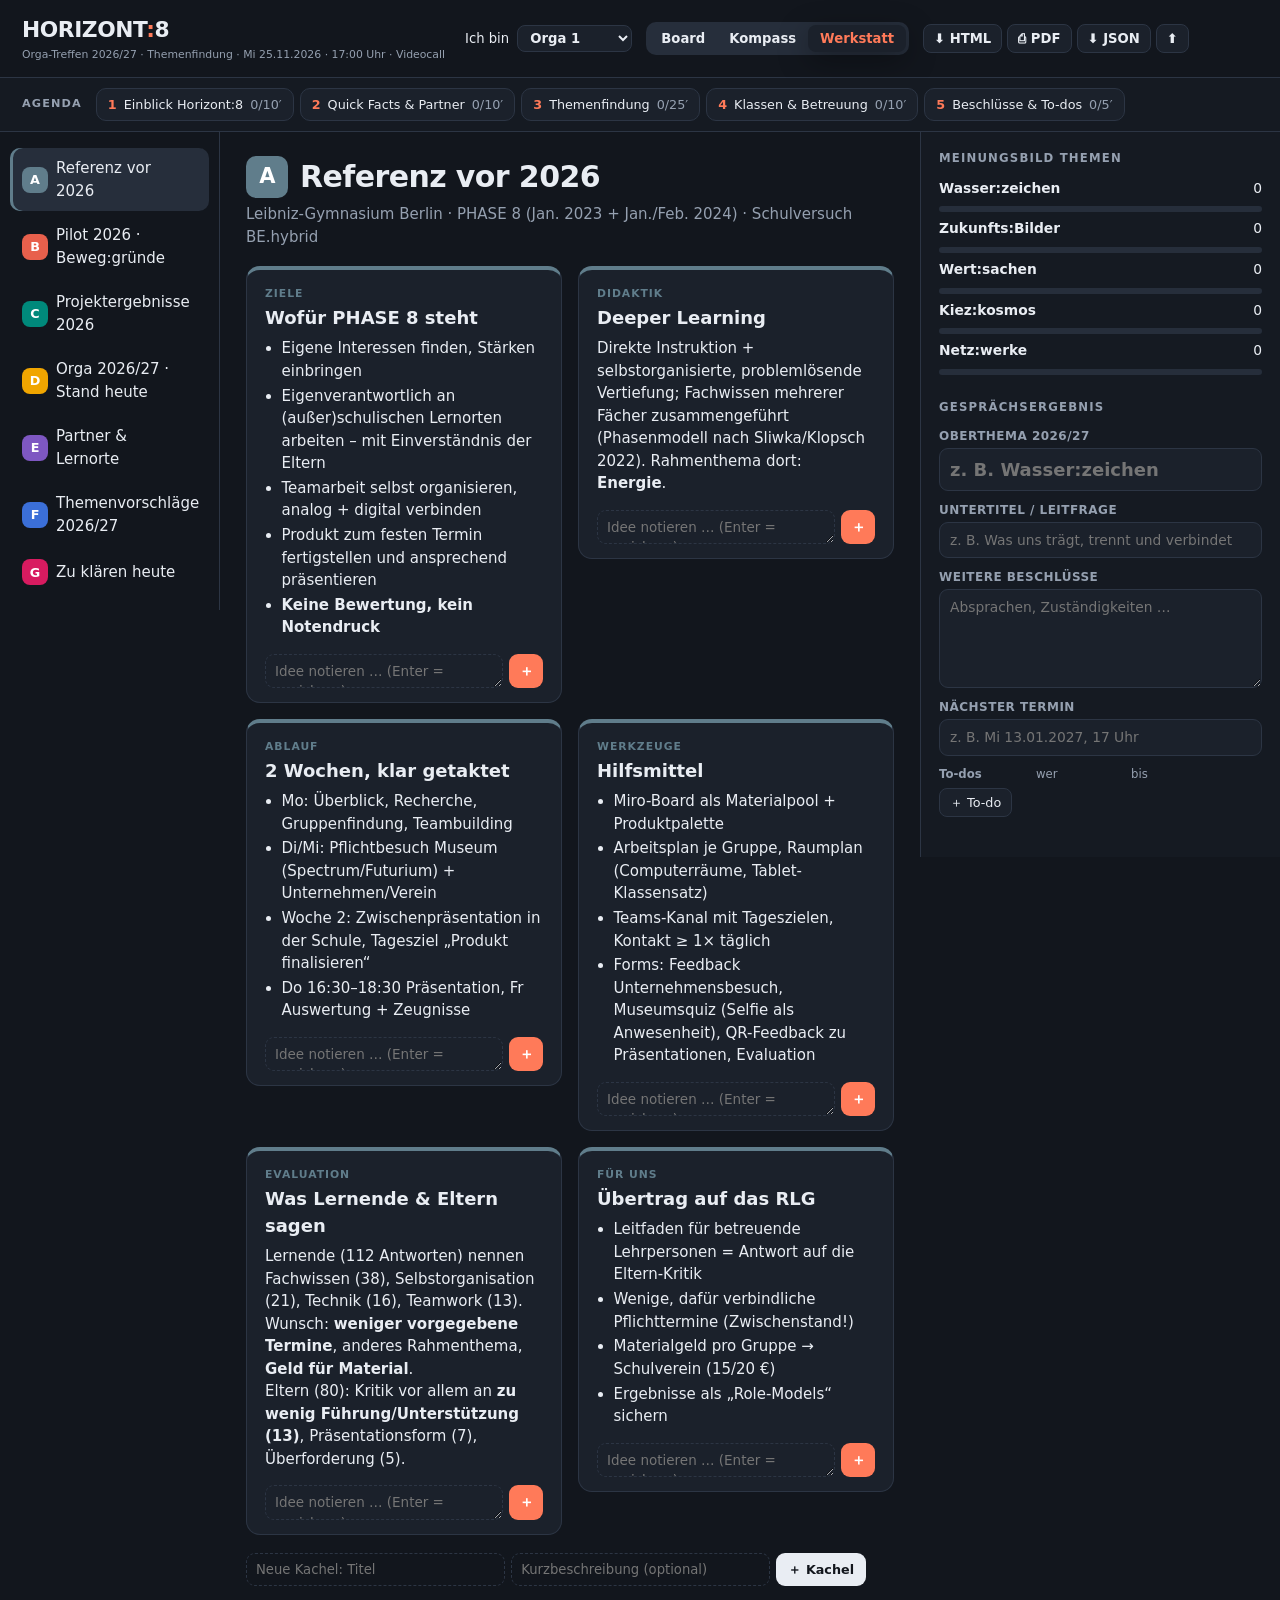
<file: werkstatt.html>
<!doctype html>
<html lang="de">
<head>
<meta charset="utf-8">
<meta name="viewport" content="width=device-width, initial-scale=1">
<title>Horizont:8 · Werkstatt</title>
<link rel="icon" href="data:image/svg+xml,<svg xmlns='http://www.w3.org/2000/svg' viewBox='0 0 100 100'><text y='.9em' font-size='90'>🧭</text></svg>">
<link rel="stylesheet" href="assets/base.css">
<style>
  :root { --bg: #12161d; --fg: #e9edf3; --muted: #95a0b0; --card: #1b212b; --line: #2c3544; --chip: #262e3b; --accent: #ff7a59; --shadow: 0 8px 30px rgba(0,0,0,.35); }
  body { min-height: 100vh; display: grid; grid-template-rows: auto auto 1fr; }
  header { display: flex; align-items: center; gap: 20px; padding: 14px 22px; border-bottom: 1px solid var(--line); flex-wrap: wrap; }
  .logo { font-weight: 900; font-size: 1.45em; letter-spacing: -.02em; white-space: nowrap; }
  .logo span { color: var(--accent); } .logo small { display: block; font-size: .5em; font-weight: 500; color: var(--muted); letter-spacing: 0; }
  header .h8-toolbar { margin-left: auto; }
  .agbar { padding: 10px 22px; border-bottom: 1px solid var(--line); display: flex; gap: 14px; align-items: center; background: #151a22; }
  .agbar b { font-size: .75em; text-transform: uppercase; letter-spacing: .1em; color: var(--muted); }
  main { display: grid; grid-template-columns: 220px 1fr 360px; min-height: 0; }
  nav.cl { border-right: 1px solid var(--line); padding: 16px 10px; display: flex; flex-direction: column; gap: 4px; position: sticky; top: 0; align-self: start; max-height: 100vh; overflow: auto; }
  nav.cl button { text-align: left; border: 0; background: transparent; padding: 9px 12px; border-radius: 10px; cursor: pointer; display: grid; grid-template-columns: 26px 1fr auto; gap: 8px; align-items: center; }
  nav.cl button:hover { background: var(--chip); }
  nav.cl button.on { background: var(--chip); box-shadow: inset 3px 0 0 var(--cc); }
  nav.cl .k { width: 26px; height: 26px; border-radius: 8px; background: var(--cc); color: #fff; display: grid; place-items: center; font-weight: 800; font-size: .85em; }
  nav.cl .n { font-size: .75em; color: var(--muted); }
  section.stage { padding: 22px 26px 60px; overflow: auto; }
  .stage h1 { margin: 0; font-size: 2em; letter-spacing: -.02em; display: flex; align-items: center; gap: 12px; }
  .stage h1 .k { background: var(--cc); color: #fff; border-radius: 10px; width: 42px; height: 42px; display: grid; place-items: center; font-size: .7em; }
  .stage .sub { color: var(--muted); margin: 4px 0 18px; max-width: 900px; }
  .grid { display: grid; grid-template-columns: repeat(auto-fill, minmax(300px, 1fr)); gap: 16px; align-items: start; }
  .tile { background: var(--card); border: 1px solid var(--line); border-radius: var(--radius); padding: 16px 18px 14px; border-top: 4px solid var(--cc); }
  .tile .kick { font-size: .72em; text-transform: uppercase; letter-spacing: .09em; color: var(--cc); font-weight: 800; }
  .tile h3 { margin: 2px 0 6px; font-size: 1.2em; }
  .tile.th h3 { font-size: 1.6em; letter-spacing: -.02em; }
  .tile.th { border-top-width: 6px; }
  .tile .h8-claim { color: var(--fg); opacity: .85; }
  .h8-procon .pro { background: rgba(102,187,106,.13); } .h8-procon .contra { background: rgba(239,83,80,.13); }
  .addwrap { margin-top: 18px; max-width: 620px; }
  aside { border-left: 1px solid var(--line); padding: 18px 18px 40px; position: sticky; top: 0; align-self: start; max-height: 100vh; overflow: auto; background: #151a22; }
  aside h2 { font-size: .78em; text-transform: uppercase; letter-spacing: .1em; color: var(--muted); margin: 0 0 10px; }
  .rank { display: grid; gap: 6px; margin-bottom: 24px; }
  .rank div { display: grid; grid-template-columns: 1fr auto; gap: 8px; align-items: center; font-size: .92em; }
  .rank .bar { grid-column: 1 / -1; height: 6px; background: var(--chip); border-radius: 4px; overflow: hidden; }
  .rank .bar i { display: block; height: 100%; background: var(--accent); }
  .h8-decisions input, .h8-decisions textarea, .h8-decisions select { background: var(--card); }
  @media (max-width: 1100px) { main { grid-template-columns: 1fr; } nav.cl { position: static; flex-direction: row; overflow-x: auto; max-height: none; border-right: 0; border-bottom: 1px solid var(--line); } nav.cl button { grid-template-columns: 26px auto; } nav.cl .n { display: none; } aside { position: static; max-height: none; border-left: 0; border-top: 1px solid var(--line); } }
</style>
</head>
<body>
<header>
  <div class="logo">HORIZONT<span>:</span>8 <small id="meta"></small></div>
  <div id="tb"></div>
</header>
<div class="agbar"><b>Agenda</b><div id="agenda"></div></div>
<main>
  <nav class="cl" id="nav"></nav>
  <section class="stage" id="stage"></section>
  <aside>
    <h2>Meinungsbild Themen</h2><div class="rank" id="rank"></div>
    <h2>Gesprächsergebnis</h2><div id="dec"></div>
  </aside>
</main>
<script src="assets/data.js"></script>
<script src="assets/app.js"></script>
<script>
(function () {
  const H = H8, D = H.data;
  let current = location.hash.slice(1) || sessionStorage.getItem("h8-werkstatt-cluster") || D.clusters[0].id;
  document.getElementById("meta").textContent = D.meta.untertitel + " · " + D.meta.termin;
  const css = (c) => `var(--c-${c.farbe})`;

  function drawNav() {
    const nav = document.getElementById("nav"); nav.innerHTML = "";
    H.clusters().forEach((c) => {
      const n = c.tiles.reduce((a, t) => a + (H.st.notes[t.id] || []).length, 0);
      const b = H.el(`<button style="--cc:${css(c)}" class="${c.id === current ? "on" : ""}"><span class="k">${c.kurz}</span><span>${H.esc(c.titel)}</span><span class="n">${n ? n + " ✎" : ""}</span></button>`);
      b.addEventListener("click", () => show(c.id)); nav.appendChild(b);
    });
  }
  function drawStage() {
    const c = H.clusters().find((x) => x.id === current) || H.clusters()[0];
    const st = document.getElementById("stage"); st.style.setProperty("--cc", css(c));
    st.innerHTML = `<h1><span class="k">${c.kurz}</span>${H.esc(c.titel)}</h1><p class="sub">${c.sub || ""}</p><div class="grid"></div><div class="addwrap"></div>`;
    const g = st.querySelector(".grid");
    c.tiles.forEach((t) => {
      const tile = H.el(`<article class="tile ${c.voting ? "th" : ""}" style="--cc:${css(c)}"><div class="kick">${H.esc(t.kicker || "")}</div><h3>${H.esc(t.titel)}</h3>${H.tileBody(t)}</article>`);
      if (c.voting && !/kombi/.test(t.id)) tile.appendChild(H.voteEl(t.id));
      tile.appendChild(H.notesEl(t.id)); g.appendChild(tile);
    });
    st.querySelector(".addwrap").appendChild(H.addTileEl(c.id));
  }
  function drawRank() {
    const r = H.ranking(), max = Math.max(1, ...r.map((x) => x.total));
    document.getElementById("rank").innerHTML = r.map((x) => `<div><span><b>${H.esc(x.tile.titel)}</b> <small style="color:var(--muted)">${x.by.join(", ")}</small></span><span>${x.total}</span><span class="bar"><i style="width:${(x.total / max) * 100}%"></i></span></div>`).join("");
  }
  function show(id) { current = id; sessionStorage.setItem("h8-werkstatt-cluster", id); drawNav(); drawStage(); document.getElementById("stage").scrollTop = 0; window.scrollTo({ top: 0 }); }
  H.onAgenda = (g) => { if (g.cluster && g.cluster !== "beschluss") show(g.cluster); else document.querySelector("#dec input")?.focus(); };
  function all() {
    document.getElementById("tb").replaceChildren(H.toolbarEl("werkstatt.html"));
    document.getElementById("agenda").replaceChildren(H.agendaEl());
    document.getElementById("dec").replaceChildren(H.decisionsEl());
    drawNav(); drawStage(); drawRank();
  }
  H.onChange(all); H.onSoft(() => { drawRank(); drawNav(); });
  all();
})();
</script>
</body>
</html>
</file>
<file: assets/base.css>
/* Horizont:8 · gemeinsame Komponenten. Layouts setzen nur die Variablen. */
:root {
  --bg: #f6f4ef; --fg: #1c2430; --muted: #5b6573; --card: #fff; --line: #e3e0d8;
  --accent: #d84315; --chip: #f1eee7; --radius: 14px; --shadow: 0 1px 2px rgba(0,0,0,.06), 0 6px 18px rgba(0,0,0,.06);
  --c-slate: #607d8b; --c-coral: #e8604c; --c-teal: #00897b; --c-amber: #f0a500; --c-violet: #7e57c2; --c-blue: #3b6fd8; --c-rose: #d81b60;
  --font: "Inter", system-ui, -apple-system, "Segoe UI", sans-serif;
}
* { box-sizing: border-box; }
body { margin: 0; background: var(--bg); color: var(--fg); font: 15px/1.5 var(--font); -webkit-font-smoothing: antialiased; }
a { color: var(--accent); }
button, input, select, textarea { font: inherit; color: inherit; }
img { max-width: 100%; }

/* Kachel-Inhalte */
.h8-text { margin: .3em 0 .6em; }
.h8-claim { margin: -.2em 0 .5em; font-weight: 600; color: var(--accent); }
.h8-bullets { margin: .2em 0 .6em; padding-left: 1.1em; } .h8-bullets li { margin: .15em 0; }
.h8-chips { display: flex; flex-wrap: wrap; gap: 5px; margin: .4em 0 .7em; }
.h8-chips span { background: var(--chip); border-radius: 999px; padding: 2px 10px; font-size: .82em; }
.h8-timeline { display: grid; grid-template-columns: max-content 1fr; gap: 4px 12px; margin: .3em 0 .6em; font-size: .92em; }
.h8-timeline dt { font-weight: 700; white-space: nowrap; color: var(--accent); } .h8-timeline dd { margin: 0; }
.h8-checks { list-style: none; padding: 0; margin: .2em 0 .6em; }
.h8-checks li { margin: .3em 0; } .h8-checks label { display: flex; gap: 8px; align-items: flex-start; cursor: pointer; }
.h8-checks input { margin-top: .3em; accent-color: var(--accent); }
.h8-checks input:checked + span { color: var(--muted); text-decoration: line-through; }
.h8-deckt, .h8-beispiel { font-size: .88em; margin: .3em 0; color: var(--muted); }
.h8-procon { display: grid; gap: 4px; margin: .5em 0; font-size: .88em; }
.h8-procon p { margin: 0; padding: 5px 9px; border-radius: 8px; }
.h8-procon .pro { background: color-mix(in srgb, #2e7d32 12%, transparent); }
.h8-procon .contra { background: color-mix(in srgb, #c62828 10%, transparent); }
.h8-links a { font-weight: 600; text-decoration: none; margin-right: 10px; }
.h8-badge { display: inline-block; background: var(--accent); color: #fff; border-radius: 6px; font-size: .72em; font-weight: 700; padding: 2px 8px; letter-spacing: .03em; text-transform: uppercase; margin-bottom: .4em; }
.h8-fig { margin: .4em 0 .6em; } .h8-fig img { width: 100%; border-radius: 10px; cursor: zoom-in; display: block; aspect-ratio: 4/3; object-fit: cover; }
.h8-fig-2 { display: grid; grid-template-columns: 2fr 1fr; gap: 6px; } .h8-fig-2 img { height: 100%; }
.h8-video { width: 100%; border-radius: 10px; margin-bottom: .5em; }

/* Notizen */
.h8-notes { margin-top: .6em; }
.h8-note-list { display: flex; flex-wrap: wrap; gap: 8px; margin-bottom: 6px; }
.h8-note { background: var(--nc); color: #1c2430; border-radius: 4px 4px 4px 14px; padding: 7px 9px 5px; min-width: 120px; max-width: 100%; flex: 1 1 140px; box-shadow: 0 2px 6px rgba(0,0,0,.12); font-size: .9em; transform: rotate(-.4deg); }
.h8-note:nth-child(2n) { transform: rotate(.5deg); }
.h8-note-text { outline: none; white-space: pre-wrap; word-break: break-word; }
.h8-note-meta { display: flex; justify-content: space-between; align-items: center; font-size: .72em; opacity: .7; margin-top: 3px; }
.h8-note-meta button { border: 0; background: none; cursor: pointer; font-size: 1.3em; line-height: 1; padding: 0 2px; opacity: .6; }
.h8-note-meta button:hover { opacity: 1; }
.h8-note-form { display: flex; gap: 6px; }
.h8-note-form textarea { flex: 1; resize: vertical; min-height: 34px; border: 1.5px dashed var(--line); background: transparent; border-radius: 9px; padding: 6px 9px; font-size: .9em; }
.h8-note-form textarea:focus { outline: none; border-style: solid; border-color: var(--accent); background: var(--card); }
.h8-note-form button { border: 0; background: var(--accent); color: #fff; border-radius: 9px; width: 34px; cursor: pointer; font-weight: 700; }

/* Punkten */
.h8-vote { display: flex; align-items: center; gap: 5px; flex-wrap: wrap; margin: .5em 0; }
.h8-vote-total { font-size: .85em; color: var(--accent); margin-right: 4px; letter-spacing: 1px; }
.h8-vote-btn { width: 30px; height: 30px; border-radius: 50%; border: 2px solid var(--nc); background: transparent; cursor: pointer; font-weight: 800; font-size: .8em; }
.h8-vote-btn.on { background: var(--nc); color: #1c2430; }

/* Beschlüsse */
.h8-decisions { display: grid; gap: 10px; }
.h8-decisions label { display: grid; gap: 3px; font-size: .8em; font-weight: 700; color: var(--muted); text-transform: uppercase; letter-spacing: .04em; }
.h8-decisions input, .h8-decisions textarea, .h8-decisions select { text-transform: none; letter-spacing: 0; font-weight: 400; font-size: 1.15em; color: var(--fg); border: 1.5px solid var(--line); border-radius: 9px; padding: 7px 10px; background: var(--card); }
.h8-decisions input[data-k=oberthema] { font-size: 1.5em; font-weight: 800; }
.h8-todos { display: grid; gap: 5px; }
.h8-todo-head, .h8-todo { display: grid; grid-template-columns: 1fr 90px 100px 26px; gap: 5px; align-items: center; }
.h8-todo-head { font-size: .78em; color: var(--muted); }
.h8-todo-was { display: flex !important; align-items: center; gap: 6px; text-transform: none !important; }
.h8-todo input, .h8-todo select { font-size: .92em !important; padding: 5px 7px !important; width: 100%; min-width: 0; }
.h8-todo input[type=checkbox] { width: auto; accent-color: var(--accent); }
.h8-todo button { border: 0; background: none; cursor: pointer; font-size: 1.2em; color: var(--muted); }
.h8-mini { border: 1.5px solid var(--line); background: var(--card); border-radius: 8px; padding: 4px 10px; cursor: pointer; font-size: .85em; justify-self: start; }
.h8-mini:hover { border-color: var(--accent); }

/* Agenda */
.h8-agenda { display: flex; gap: 6px; flex-wrap: wrap; }
.h8-ag { position: relative; overflow: hidden; display: flex; align-items: center; gap: 7px; border: 1.5px solid var(--line); background: var(--card); border-radius: 10px; padding: 6px 11px; cursor: pointer; font-size: .85em; }
.h8-ag-n { font-weight: 800; color: var(--accent); } .h8-ag-m { color: var(--muted); font-variant-numeric: tabular-nums; }
.h8-ag-bar { position: absolute; left: 0; bottom: 0; height: 3px; background: var(--accent); transition: width .5s; }
.h8-ag.on { border-color: var(--accent); box-shadow: 0 0 0 3px color-mix(in srgb, var(--accent) 22%, transparent); }
.h8-ag.over .h8-ag-m { color: #c62828; font-weight: 700; } .h8-ag.over .h8-ag-bar { background: #c62828; }

/* Werkzeugleiste */
.h8-toolbar { display: flex; align-items: center; gap: 14px; flex-wrap: wrap; font-size: .88em; }
.h8-me select, .h8-newname { border: 1.5px solid var(--line); border-radius: 8px; padding: 4px 8px; background: var(--card); font-weight: 700; margin-left: 4px; }
.h8-layouts { display: flex; background: var(--chip); border-radius: 10px; padding: 3px; }
.h8-layouts a { text-decoration: none; color: var(--fg); padding: 4px 12px; border-radius: 8px; font-weight: 600; }
.h8-layouts a.on { background: var(--card); box-shadow: var(--shadow); color: var(--accent); }
.h8-export { display: flex; gap: 5px; }
.h8-export button, .h8-import { border: 1.5px solid var(--line); background: var(--card); border-radius: 8px; padding: 4px 10px; cursor: pointer; font-weight: 600; }
.h8-export button:hover, .h8-import:hover { border-color: var(--accent); color: var(--accent); }

.h8-addtile { display: flex; gap: 6px; flex-wrap: wrap; margin-top: 8px; }
.h8-addtile input { flex: 1 1 160px; border: 1.5px dashed var(--line); border-radius: 9px; padding: 6px 9px; background: transparent; font-size: .88em; }
.h8-addtile button { border: 0; background: var(--fg); color: var(--bg); border-radius: 9px; padding: 6px 12px; cursor: pointer; font-size: .85em; font-weight: 700; }

.h8-lightbox { position: fixed; inset: 0; background: rgba(10,14,20,.88); display: grid; place-items: center; z-index: 9999; cursor: zoom-out; padding: 3vmin; }
.h8-lightbox img { max-width: 100%; max-height: 94vh; border-radius: 10px; }
.h8-toast { position: fixed; bottom: 24px; left: 50%; transform: translateX(-50%); background: var(--fg); color: var(--bg); padding: 10px 18px; border-radius: 10px; z-index: 9999; box-shadow: var(--shadow); }

@media print { .h8-toolbar, .h8-note-form, .h8-addtile, .h8-agenda { display: none !important; } }
</file>
